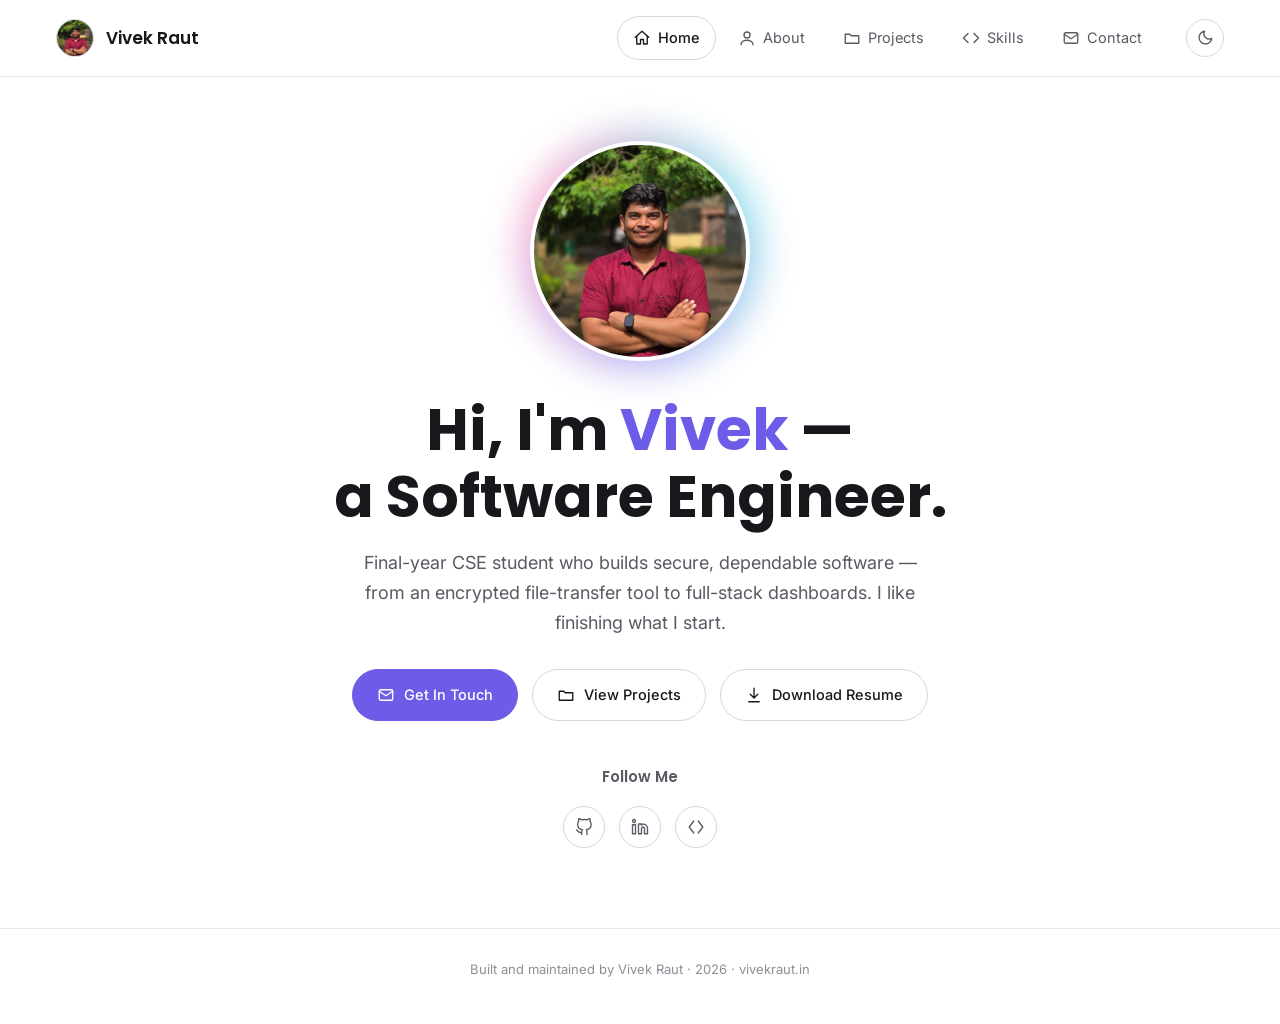
<file: index.html>
<!DOCTYPE html>
<html lang="en">
<head>
<meta charset="UTF-8">
<meta name="viewport" content="width=device-width, initial-scale=1.0">
<title>Vivek Raut | Portfolio</title>
<meta name="description" content="Vivek Raut — Computer Science Engineering student. Builder of secure systems, real-time recognition tools, and full-stack applications.">
<link rel="preconnect" href="https://fonts.googleapis.com">
<link rel="preconnect" href="https://fonts.gstatic.com" crossorigin>
<link href="https://fonts.googleapis.com/css2?family=Poppins:wght@500;600;700&family=Inter:wght@400;500;600&family=IBM+Plex+Mono:wght@400;500&display=swap" rel="stylesheet">
<link rel="stylesheet" href="css/style.css">
</head>
<body>

<nav class="nav">
  <a href="index.html" class="nav__brand">
    <img src="assets/vivek-circle.jpg" alt="">
    <span>Vivek Raut</span>
  </a>
  <ul class="nav__links" id="navLinks">
    <li><a href="index.html" class="is-active"><svg class="icon" viewBox="0 0 24 24"><path d="M3 11l9-8 9 8"/><path d="M5 10v10h5v-6h4v6h5V10"/></svg>Home</a></li>
    <li><a href="about.html"><svg class="icon" viewBox="0 0 24 24"><circle cx="12" cy="8" r="4"/><path d="M4 21c0-4 4-6 8-6s8 2 8 6"/></svg>About</a></li>
    <li><a href="projects.html"><svg class="icon" viewBox="0 0 24 24"><path d="M3 7h6l2 2h10v10H3z"/></svg>Projects</a></li>
    <li><a href="skills.html"><svg class="icon" viewBox="0 0 24 24"><path d="M8 6l-6 6 6 6"/><path d="M16 6l6 6-6 6"/></svg>Skills</a></li>
    <li><a href="contact.html"><svg class="icon" viewBox="0 0 24 24"><rect x="3" y="5" width="18" height="14" rx="2"/><path d="M3 7l9 6 9-6"/></svg>Contact</a></li>
  </ul>
  <div class="nav__actions">
    <button class="nav__theme" id="themeToggle" aria-label="Toggle theme">
      <svg class="icon icon-moon" viewBox="0 0 24 24"><path d="M21 12.5A8.5 8.5 0 1111.5 3 7 7 0 0021 12.5z"/></svg>
      <svg class="icon icon-sun" viewBox="0 0 24 24"><circle cx="12" cy="12" r="4"/><path d="M12 2v2M12 20v2M4.9 4.9l1.4 1.4M17.7 17.7l1.4 1.4M2 12h2M20 12h2M4.9 19.1l1.4-1.4M17.7 6.3l1.4-1.4"/></svg>
    </button>
    <button class="nav__toggle" id="navToggle" aria-label="Toggle menu" aria-expanded="false">
      <span></span><span></span><span></span>
    </button>
  </div>
</nav>

<main>
  <section class="hero reveal">
    <div class="hero__photo">
      <img src="assets/vivek-circle.jpg" alt="Vivek Raut">
    </div>
    <h1 class="hero__title">Hi, I'm <span>Vivek</span> —<br>a Software Engineer.</h1>
    <p class="hero__desc">
      Final-year CSE student who builds secure, dependable software — from an
      encrypted file-transfer tool to full-stack dashboards. I like finishing
      what I start.
    </p>
    <div class="hero__actions">
      <a href="contact.html" class="btn btn--solid">
        <svg class="icon" viewBox="0 0 24 24" stroke="currentColor"><rect x="3" y="5" width="18" height="14" rx="2"/><path d="M3 7l9 6 9-6"/></svg>
        Get In Touch
      </a>
      <a href="projects.html" class="btn">
        <svg class="icon" viewBox="0 0 24 24"><path d="M3 7h6l2 2h10v10H3z"/></svg>
        View Projects
      </a>
      <a href="assets/Vivek_Raut_Resume.pdf" class="btn" download>
        <svg class="icon" viewBox="0 0 24 24"><path d="M12 3v12M7 11l5 5 5-5"/><path d="M5 21h14"/></svg>
        Download Resume
      </a>
    </div>

    <div class="follow">
      <p class="follow__label">Follow Me</p>
      <div class="follow__links">
        <a href="https://github.com/vraut130512-maker" aria-label="GitHub">
          <svg class="icon" viewBox="0 0 24 24"><path d="M9 19c-5 1.5-5-2.5-7-3m14 6v-3.87a3.37 3.37 0 0 0-.94-2.61c3.14-.35 6.44-1.54 6.44-7A5.44 5.44 0 0 0 20 4.77 5.07 5.07 0 0 0 19.91 1S18.73.65 16 2.48a13.38 13.38 0 0 0-7 0C6.27.65 5.09 1 5.09 1A5.07 5.07 0 0 0 5 4.77a5.44 5.44 0 0 0-1.5 3.78c0 5.42 3.3 6.61 6.44 7A3.37 3.37 0 0 0 9 18.13V22"/></svg>
        </a>
        <a href="https://www.linkedin.com/in/vivek-raut-250181248" aria-label="LinkedIn">
          <svg class="icon" viewBox="0 0 24 24"><path d="M16 8a6 6 0 0 1 6 6v7h-4v-7a2 2 0 0 0-2-2 2 2 0 0 0-2 2v7h-4V8h4v1.5A5 5 0 0 1 16 8z"/><rect x="2" y="9" width="4" height="12"/><circle cx="4" cy="4" r="2"/></svg>
        </a>
        <a href="https://leetcode.com/u/vivek__raut/" aria-label="LeetCode">
          <svg class="icon" viewBox="0 0 24 24"><path d="M9 4l-6 8 6 8"/><path d="M15 4l6 8-6 8"/></svg>
        </a>
      </div>
    </div>
  </section>
</main>

<footer class="footer">
  <p>Built and maintained by Vivek Raut · <span id="year"></span> · vivekraut.in</p>
</footer>

<script src="js/script.js"></script>
</body>
</html>
</file>
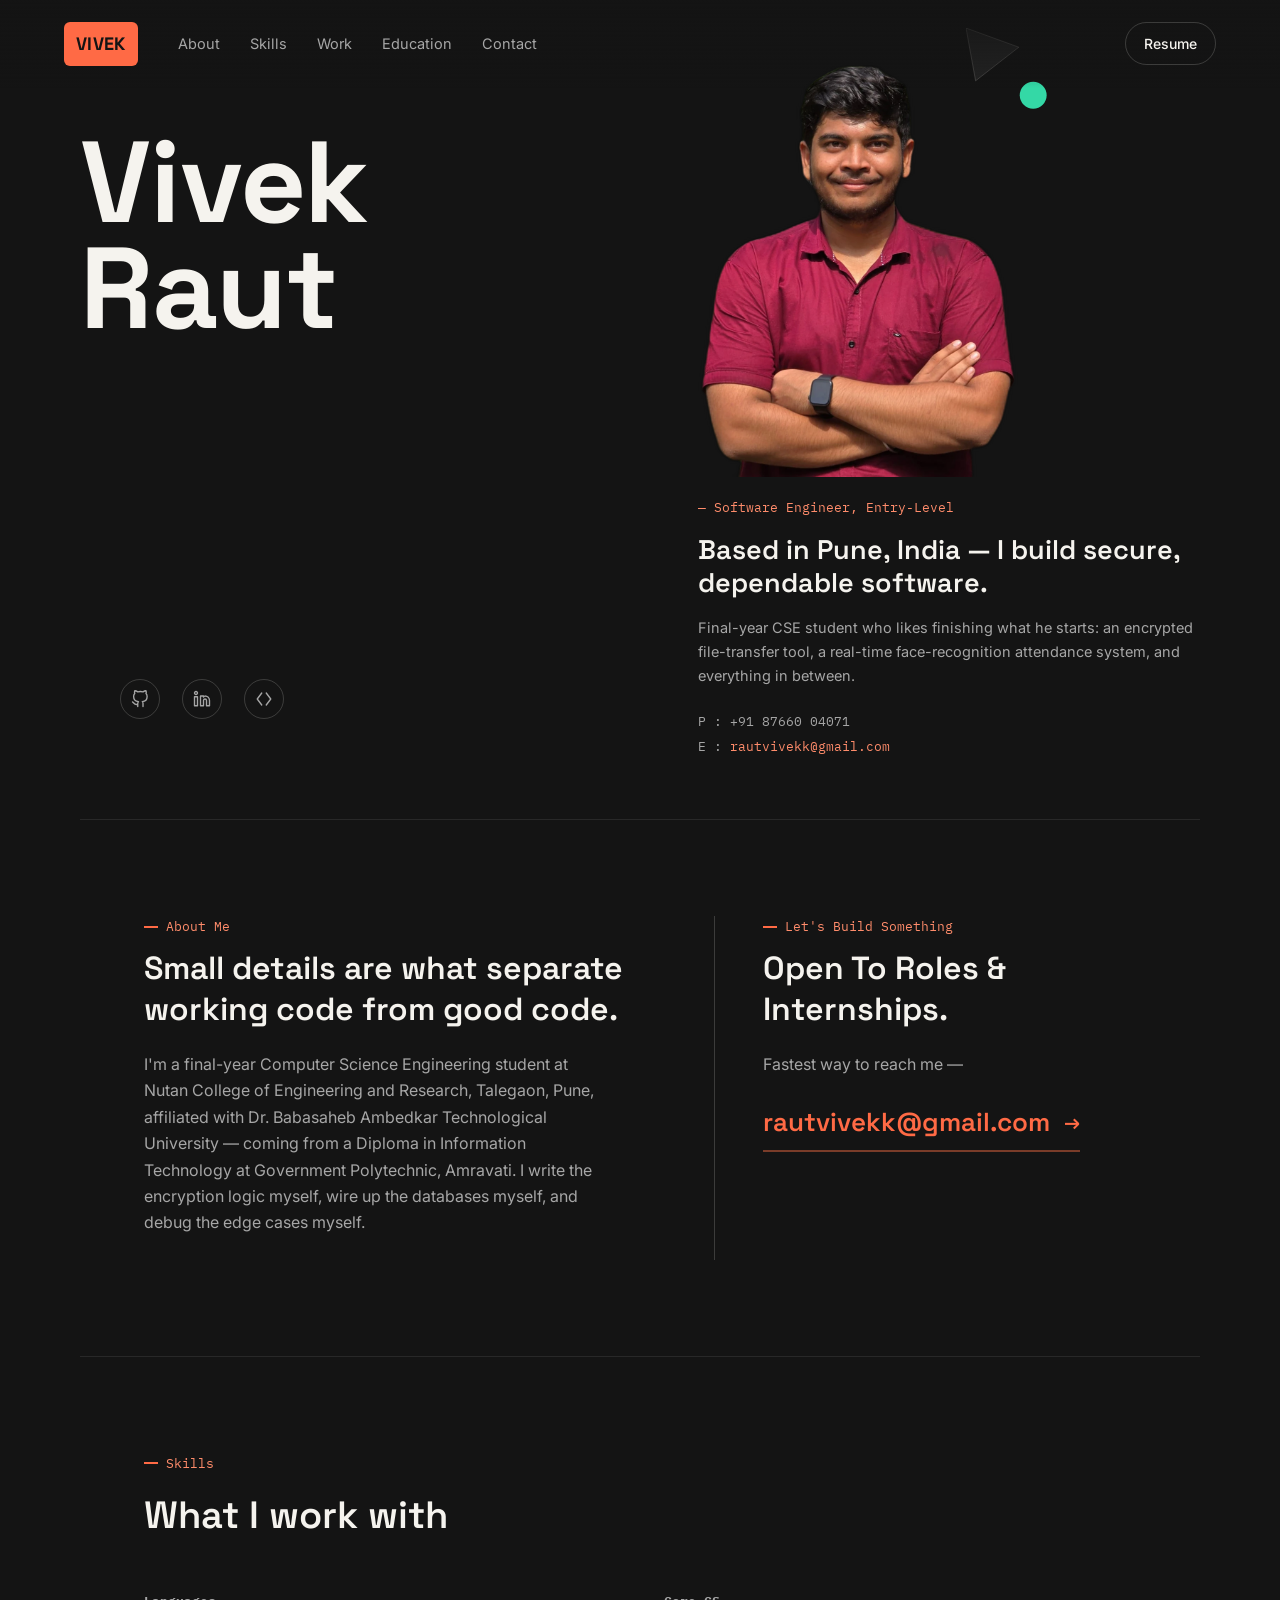
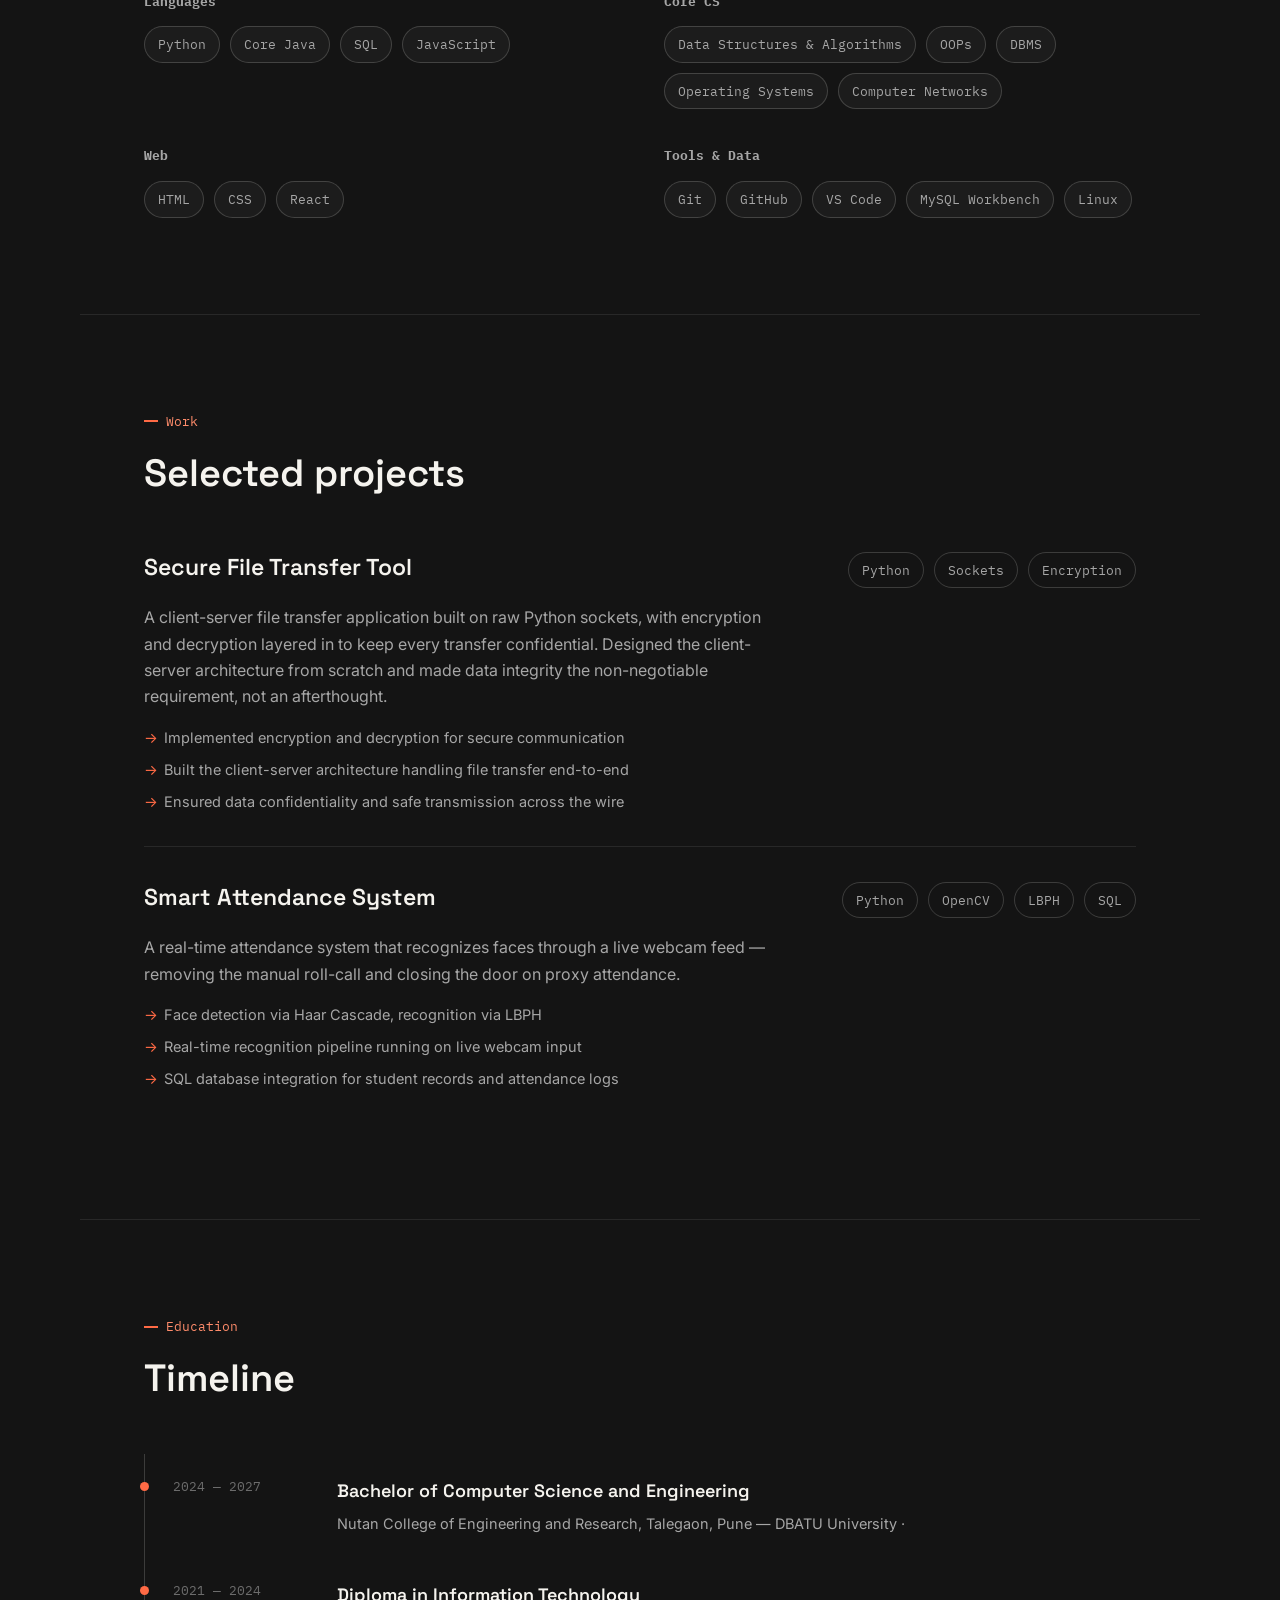
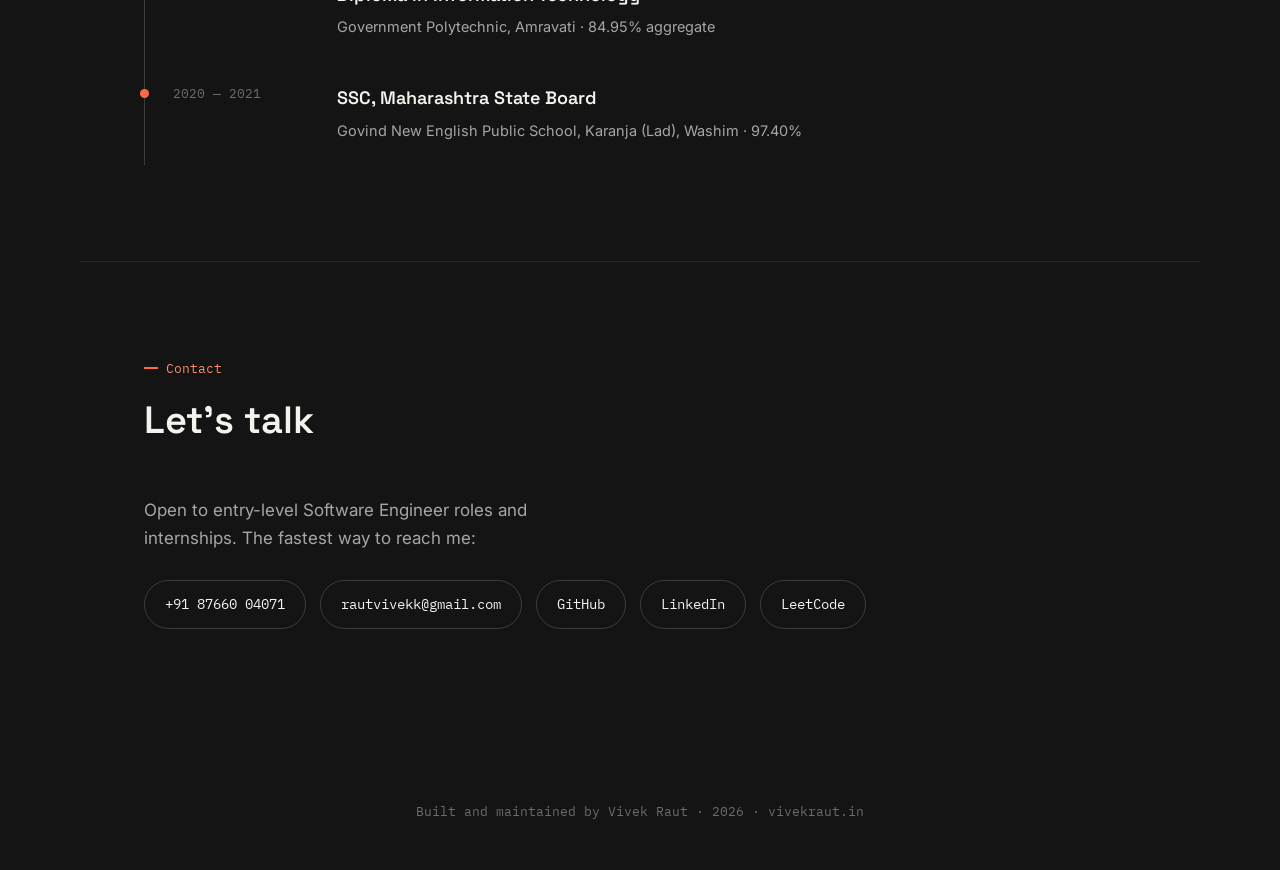
<file: Portfolio/index.html>
<!DOCTYPE html>
<html lang="en">
<head>
<meta charset="UTF-8">
<meta name="viewport" content="width=device-width, initial-scale=1.0">
<title>Vivek Raut — Software Engineer</title>
<meta name="description" content="Vivek Raut — Computer Science Engineering student. Builder of secure systems, real-time recognition tools, and full-stack applications.">

<link rel="preconnect" href="https://fonts.googleapis.com">
<link rel="preconnect" href="https://fonts.gstatic.com" crossorigin>
<link href="https://fonts.googleapis.com/css2?family=Space+Grotesk:wght@500;600;700&family=IBM+Plex+Mono:wght@400;500&family=Inter:wght@400;500;600&display=swap" rel="stylesheet">

<link rel="stylesheet" href="css/style.css">
</head>
<body>

<nav class="nav" id="nav">
  <a href="#top" class="nav__mark">VIVEK</a>
  <ul class="nav__links" id="navLinks">
    <li><a href="#about">About</a></li>
    <li><a href="#skills">Skills</a></li>
    <li><a href="#work">Work</a></li>
    <li><a href="#education">Education</a></li>
    <li><a href="#contact">Contact</a></li>
  </ul>
  <a href="assets/Vivek_Raut_Resume.pdf" class="nav__cta" download>Resume</a>
  <button class="nav__toggle" id="navToggle" aria-label="Toggle menu" aria-expanded="false">
    <span></span><span></span><span></span>
  </button>
</nav>

<main>

  <!-- HERO -->
  <section class="hero" id="top">
    <div class="hero__stage">
      <div class="hero__name" aria-hidden="true">
        <span class="hero__name-line" id="scrambleTarget" data-text="Vivek">Vivek</span>
        <span class="hero__name-line hero__name-line--muted">Raut</span>
      </div>

      <div class="hero__row">
        <ul class="hero__social" aria-label="Social links">
          <li>
            <a href="https://github.com/vraut130512-maker" aria-label="GitHub" title="GitHub">
              <svg viewBox="0 0 24 24" fill="none" stroke="currentColor" stroke-width="1.8" stroke-linecap="round" stroke-linejoin="round">
                <path d="M9 19c-5 1.5-5-2.5-7-3m14 6v-3.87a3.37 3.37 0 0 0-.94-2.61c3.14-.35 6.44-1.54 6.44-7A5.44 5.44 0 0 0 20 4.77 5.07 5.07 0 0 0 19.91 1S18.73.65 16 2.48a13.38 13.38 0 0 0-7 0C6.27.65 5.09 1 5.09 1A5.07 5.07 0 0 0 5 4.77a5.44 5.44 0 0 0-1.5 3.78c0 5.42 3.3 6.61 6.44 7A3.37 3.37 0 0 0 9 18.13V22"/>
              </svg>
            </a>
          </li>
          <li>
            <a href="https://www.linkedin.com/in/vivek-raut-250181248" aria-label="LinkedIn" title="LinkedIn">
              <svg viewBox="0 0 24 24" fill="none" stroke="currentColor" stroke-width="1.8" stroke-linecap="round" stroke-linejoin="round">
                <path d="M16 8a6 6 0 0 1 6 6v7h-4v-7a2 2 0 0 0-2-2 2 2 0 0 0-2 2v7h-4V8h4v1.5A5 5 0 0 1 16 8z"/>
                <rect x="2" y="9" width="4" height="12"/>
                <circle cx="4" cy="4" r="2"/>
              </svg>
            </a>
          </li>
          <li>
            <a href="https://leetcode.com/u/vivek__raut/" aria-label="LeetCode" title="LeetCode">
              <svg viewBox="0 0 24 24" fill="none" stroke="currentColor" stroke-width="1.8" stroke-linecap="round" stroke-linejoin="round">
                <path d="M9 4l-6 8 6 8"/>
                <path d="M15 4l6 8-6 8"/>
              </svg>
            </a>
          </li>
        </ul>

        <div class="hero__photo">
          <picture>
            <source srcset="assets/vivek.webp" type="image/webp">
            <img src="assets/vivek.png" alt="Vivek Raut" width="900" height="1171">
          </picture>
          <svg class="hero__decor" viewBox="0 0 100 100" aria-hidden="true">
            <polygon points="0,0 55,20 10,55" class="decor-tri"/>
            <circle cx="70" cy="70" r="14" class="decor-dot"/>
          </svg>
        </div>

        <div class="hero__info">
          <p class="hero__tag">— Software Engineer, Entry-Level</p>
          <h1 class="hero__headline">Based in Pune, India — I build secure,
            dependable software.</h1>
          <p class="hero__desc">
            Final-year CSE student who likes finishing what he starts: an
            encrypted file-transfer tool, a real-time face-recognition
            attendance system, and everything in between.
          </p>
          <p class="hero__contact-line">
            P&nbsp;: +91&nbsp;87660&nbsp;04071<br>
            E&nbsp;: <a href="mailto:rautvivekk@gmail.com">rautvivekk@gmail.com</a>
          </p>
        </div>
      </div>
    </div>
  </section>

  <!-- ABOUT + CTA -->
  <section class="section section--split" id="about">
    <div class="split__col">
      <p class="section__label">About Me</p>
      <h2 class="split__title">Small details are what
        separate working code from good code.</h2>
      <p class="split__text">
        I'm a final-year Computer Science Engineering student at Nutan
        College of Engineering and Research, Talegaon, Pune, affiliated
        with Dr. Babasaheb Ambedkar Technological University — coming from
        a Diploma in Information Technology at Government Polytechnic,
        Amravati. I write the encryption logic myself, wire up the
        databases myself, and debug the edge cases myself.
      </p>
    </div>
    <div class="split__col split__col--cta">
      <p class="section__label">Let's Build Something</p>
      <h2 class="split__title">Open To Roles &amp;<br>Internships.</h2>
      <p class="split__text">Fastest way to reach me —</p>
      <a href="mailto:rautvivekk@gmail.com" class="cta-link">
        rautvivekk@gmail.com
        <span class="cta-link__arrow">→</span>
      </a>
    </div>
  </section>

  <!-- SKILLS -->
  <section class="section" id="skills">
    <div class="section__head">
      <p class="section__label">Skills</p>
      <h2 class="section__title">What I work with</h2>
    </div>
    <div class="skills__grid">
      <div class="skill-block">
        <h3 class="skill-block__title">Languages</h3>
        <div class="chips">
          <span class="chip">Python</span>
          <span class="chip">Core Java</span>
          <span class="chip">SQL</span>
          <span class="chip">JavaScript</span>
        </div>
      </div>
      <div class="skill-block">
        <h3 class="skill-block__title">Core CS</h3>
        <div class="chips">
          <span class="chip">Data Structures &amp; Algorithms</span>
          <span class="chip">OOPs</span>
          <span class="chip">DBMS</span>
          <span class="chip">Operating Systems</span>
          <span class="chip">Computer Networks</span>
        </div>
      </div>
      <div class="skill-block">
        <h3 class="skill-block__title">Web</h3>
        <div class="chips">
          <span class="chip">HTML</span>
          <span class="chip">CSS</span>
          <span class="chip">React</span>
        </div>
      </div>
      <div class="skill-block">
        <h3 class="skill-block__title">Tools &amp; Data</h3>
        <div class="chips">
          <span class="chip">Git</span>
          <span class="chip">GitHub</span>
          <span class="chip">VS Code</span>
          <span class="chip">MySQL Workbench</span>
          <span class="chip">Linux</span>
        </div>
      </div>
    </div>
  </section>

  <!-- WORK -->
  <section class="section" id="work">
    <div class="section__head">
      <p class="section__label">Work</p>
      <h2 class="section__title">Selected projects</h2>
    </div>

    <article class="project">
      <div class="project__head">
        <h3 class="project__title">Secure File Transfer Tool</h3>
        <div class="chips chips--mono">
          <span class="chip">Python</span>
          <span class="chip">Sockets</span>
          <span class="chip">Encryption</span>
        </div>
      </div>
      <p class="project__desc">
        A client-server file transfer application built on raw Python sockets, with encryption
        and decryption layered in to keep every transfer confidential. Designed the
        client-server architecture from scratch and made data integrity the non-negotiable
        requirement, not an afterthought.
      </p>
      <ul class="project__points">
        <li>Implemented encryption and decryption for secure communication</li>
        <li>Built the client-server architecture handling file transfer end-to-end</li>
        <li>Ensured data confidentiality and safe transmission across the wire</li>
      </ul>
    </article>

    <article class="project">
      <div class="project__head">
        <h3 class="project__title">Smart Attendance System</h3>
        <div class="chips chips--mono">
          <span class="chip">Python</span>
          <span class="chip">OpenCV</span>
          <span class="chip">LBPH</span>
          <span class="chip">SQL</span>
        </div>
      </div>
      <p class="project__desc">
        A real-time attendance system that recognizes faces through a live webcam feed —
        removing the manual roll-call and closing the door on proxy attendance.
      </p>
      <ul class="project__points">
        <li>Face detection via Haar Cascade, recognition via LBPH</li>
        <li>Real-time recognition pipeline running on live webcam input</li>
        <li>SQL database integration for student records and attendance logs</li>
      </ul>
    </article>
  </section>

  <!-- EDUCATION -->
  <section class="section" id="education">
    <div class="section__head">
      <p class="section__label">Education</p>
      <h2 class="section__title">Timeline</h2>
    </div>
    <div class="timeline">
      <div class="timeline__item">
        <span class="timeline__year">2024 — 2027</span>
        <div class="timeline__body">
          <h3>Bachelor of Computer Science and Engineering</h3>
          <p>Nutan College of Engineering and Research, Talegaon, Pune — DBATU University ·</p>
        </div>
      </div>
      <div class="timeline__item">
        <span class="timeline__year">2021 — 2024</span>
        <div class="timeline__body">
          <h3>Diploma in Information Technology</h3>
          <p>Government Polytechnic, Amravati · 84.95% aggregate</p>
        </div>
      </div>
      <div class="timeline__item">
        <span class="timeline__year">2020 — 2021</span>
        <div class="timeline__body">
          <h3>SSC, Maharashtra State Board</h3>
          <p>Govind New English Public School, Karanja (Lad), Washim · 97.40%</p>
        </div>
      </div>
    </div>
  </section>

  <!-- CONTACT -->
  <section class="section section--contact" id="contact">
    <div class="section__head">
      <p class="section__label">Contact</p>
      <h2 class="section__title">Let's talk</h2>
    </div>
    <p class="contact__text">
      Open to entry-level Software Engineer roles and internships. The fastest way to reach me:
    </p>
    <div class="contact__links">
      <a href="tel:+918766004071" class="contact__link">+91&nbsp;87660&nbsp;04071</a>
      <a href="mailto:rautvivekk@gmail.com" class="contact__link">rautvivekk@gmail.com</a>
      <a href="https://github.com/vraut130512-maker" class="contact__link">GitHub</a>
      <a href="https://www.linkedin.com/in/vivek-raut-250181248" class="contact__link">LinkedIn</a>
      <a href="https://leetcode.com/u/vivek__raut/" class="contact__link">LeetCode</a>
    </div>
  </section>

</main>

<footer class="footer">
  <p>Built and maintained by Vivek Raut · <span id="year"></span> · vivekraut.in</p>
</footer>

<script src="js/script.js"></script>
</body>
</html>
</file>
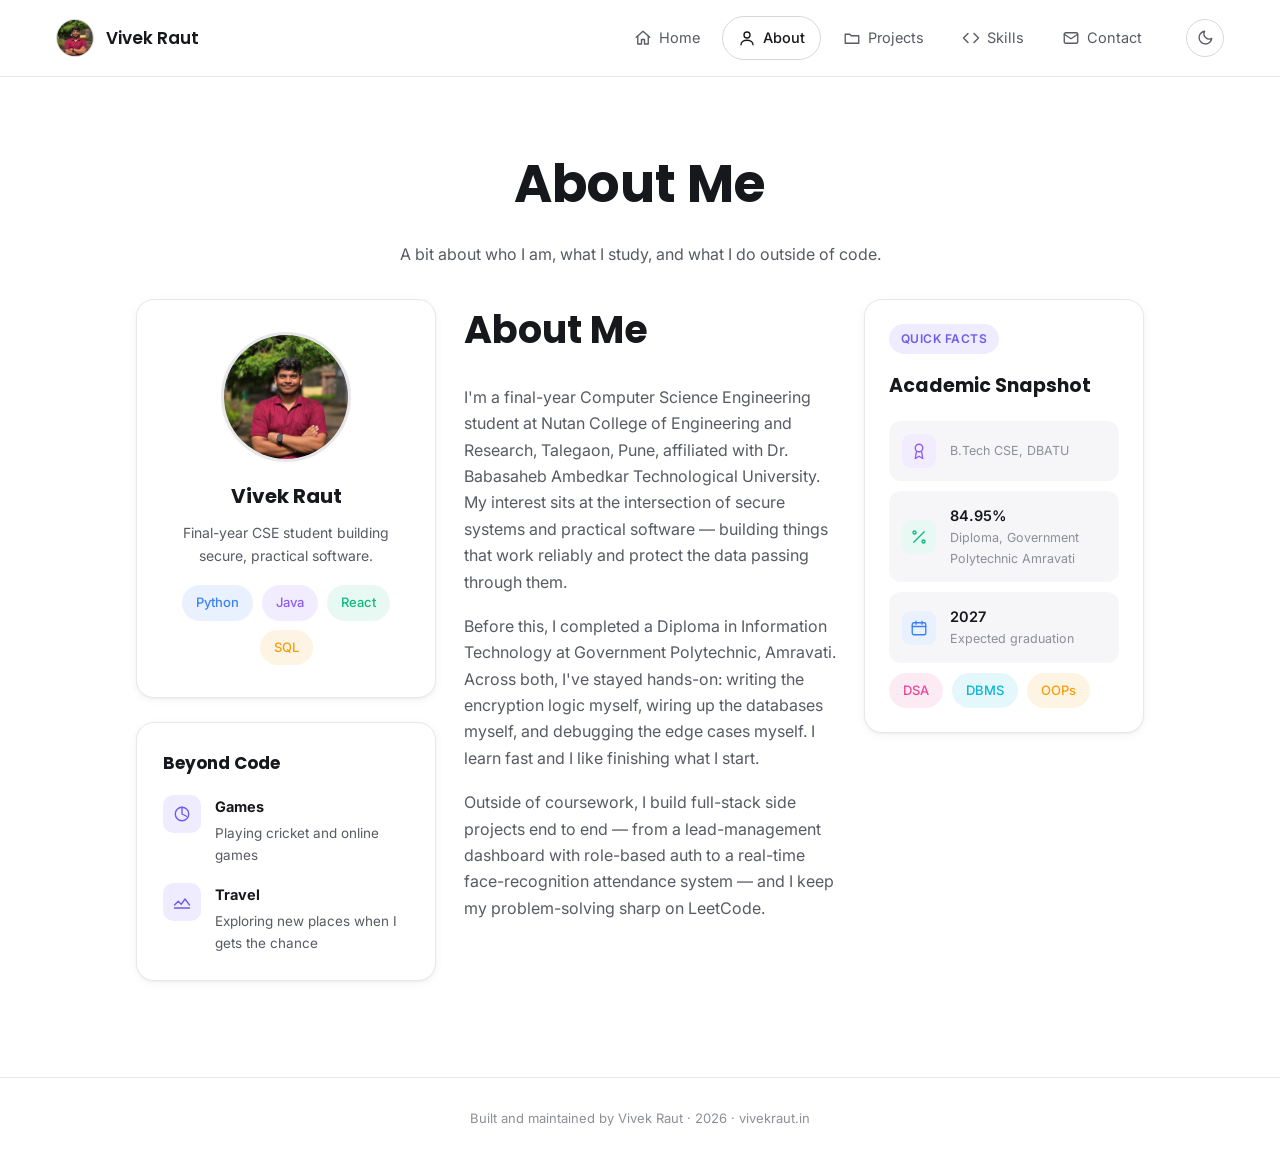
<file: about.html>
<!DOCTYPE html>
<html lang="en">
<head>
<meta charset="UTF-8">
<meta name="viewport" content="width=device-width, initial-scale=1.0">
<title>About — Vivek Raut</title>
<meta name="description" content="About Vivek Raut — Computer Science Engineering student at Nutan College of Engineering and Research, Talegaon, Pune.">
<link rel="preconnect" href="https://fonts.googleapis.com">
<link rel="preconnect" href="https://fonts.gstatic.com" crossorigin>
<link href="https://fonts.googleapis.com/css2?family=Poppins:wght@500;600;700&family=Inter:wght@400;500;600&family=IBM+Plex+Mono:wght@400;500&display=swap" rel="stylesheet">
<link rel="stylesheet" href="css/style.css">
</head>
<body>

<nav class="nav">
  <a href="index.html" class="nav__brand">
    <img src="assets/vivek-circle.jpg" alt="">
    <span>Vivek Raut</span>
  </a>
  <ul class="nav__links" id="navLinks">
    <li><a href="index.html"><svg class="icon" viewBox="0 0 24 24"><path d="M3 11l9-8 9 8"/><path d="M5 10v10h5v-6h4v6h5V10"/></svg>Home</a></li>
    <li><a href="about.html" class="is-active"><svg class="icon" viewBox="0 0 24 24"><circle cx="12" cy="8" r="4"/><path d="M4 21c0-4 4-6 8-6s8 2 8 6"/></svg>About</a></li>
    <li><a href="projects.html"><svg class="icon" viewBox="0 0 24 24"><path d="M3 7h6l2 2h10v10H3z"/></svg>Projects</a></li>
    <li><a href="skills.html"><svg class="icon" viewBox="0 0 24 24"><path d="M8 6l-6 6 6 6"/><path d="M16 6l6 6-6 6"/></svg>Skills</a></li>
    <li><a href="contact.html"><svg class="icon" viewBox="0 0 24 24"><rect x="3" y="5" width="18" height="14" rx="2"/><path d="M3 7l9 6 9-6"/></svg>Contact</a></li>
  </ul>
  <div class="nav__actions">
    <button class="nav__theme" id="themeToggle" aria-label="Toggle theme">
      <svg class="icon icon-moon" viewBox="0 0 24 24"><path d="M21 12.5A8.5 8.5 0 1111.5 3 7 7 0 0021 12.5z"/></svg>
      <svg class="icon icon-sun" viewBox="0 0 24 24"><circle cx="12" cy="12" r="4"/><path d="M12 2v2M12 20v2M4.9 4.9l1.4 1.4M17.7 17.7l1.4 1.4M2 12h2M20 12h2M4.9 19.1l1.4-1.4M17.7 6.3l1.4-1.4"/></svg>
    </button>
    <button class="nav__toggle" id="navToggle" aria-label="Toggle menu" aria-expanded="false">
      <span></span><span></span><span></span>
    </button>
  </div>
</nav>

<div class="page-head reveal">
  <h1 class="page-head__title">About Me</h1>
  <p class="page-head__desc">A bit about who I am, what I study, and what I do outside of code.</p>
</div>

<section class="section">
  <div class="about__layout">

    <aside>
      <div class="card profile-card reveal">
        <img src="assets/vivek-circle.jpg" alt="Vivek Raut">
        <h2>Vivek Raut</h2>
        <p>Final-year CSE student building secure, practical software.</p>
        <div class="chips">
          <span class="chip chip--blue">Python</span>
          <span class="chip chip--purple">Java</span>
          <span class="chip chip--green">React</span>
          <span class="chip chip--amber">SQL</span>
        </div>
      </div>

      <div class="card hobbies-card reveal">
        <h3>Beyond Code</h3>
        <div class="hobby">
          <span class="hobby__icon">
            <svg class="icon" viewBox="0 0 24 24" width="18" height="18"><circle cx="12" cy="12" r="9"/><path d="M12 3v9l6 3"/></svg>
          </span>
          <div>
            <h4>Games</h4>
            <p>Playing cricket and online games</p>
          </div>
        </div>
        <div class="hobby">
          <span class="hobby__icon">
            <svg class="icon" viewBox="0 0 24 24" width="18" height="18"><path d="M2 16l5-5 4 4 5-7 6 8"/><path d="M2 20h20"/></svg>
          </span>
          <div>
            <h4>Travel</h4>
            <p>Exploring new places when I gets the chance</p>
          </div>
        </div>
      </div>
    </aside>

    <div class="about-main reveal">
      <h1>About Me</h1>
      <p>
        I'm a final-year Computer Science Engineering student at Nutan
        College of Engineering and Research, Talegaon, Pune, affiliated
        with Dr. Babasaheb Ambedkar Technological University. My interest
        sits at the intersection of secure systems and practical software —
        building things that work reliably and protect the data passing
        through them.
      </p>
      <p>
        Before this, I completed a Diploma in Information Technology at
        Government Polytechnic, Amravati. Across both, I've stayed
        hands-on: writing the encryption logic myself, wiring up the
        databases myself, and debugging the edge cases myself. I learn
        fast and I like finishing what I start.
      </p>
      <p>
        Outside of coursework, I build full-stack side projects end to
        end — from a lead-management dashboard with role-based auth to a
        real-time face-recognition attendance system — and I keep my
        problem-solving sharp on LeetCode.
      </p>
    </div>

    <aside>
      <div class="card facts-card reveal">
        <span class="facts-card__eyebrow">QUICK FACTS</span>
        <h3>Academic Snapshot</h3>

        <div class="fact-row">
          <span class="fact-row__icon" style="background:var(--purple-soft); color:var(--purple);">
            <svg class="icon" viewBox="0 0 24 24" width="17" height="17"><circle cx="12" cy="8" r="5"/><path d="M8.5 13L7 22l5-3 5 3-1.5-9"/></svg>
          </span>
          <div>
            <div class="fact-row__label">B.Tech CSE, DBATU</div>
          </div>
        </div>
        <div class="fact-row">
          <span class="fact-row__icon" style="background:var(--green-soft); color:var(--green);">
            <svg class="icon" viewBox="0 0 24 24" width="17" height="17"><circle cx="6" cy="6" r="2"/><circle cx="18" cy="18" r="2"/><path d="M19 5L5 19"/></svg>
          </span>
          <div>
            <div class="fact-row__value">84.95%</div>
            <div class="fact-row__label">Diploma, Government Polytechnic Amravati</div>
          </div>
        </div>

        <div class="fact-row">
          <span class="fact-row__icon" style="background:var(--blue-soft); color:var(--blue);">
            <svg class="icon" viewBox="0 0 24 24" width="17" height="17"><rect x="3" y="5" width="18" height="16" rx="2"/><path d="M8 3v4M16 3v4M3 10h18"/></svg>
          </span>
          <div>
            <div class="fact-row__value">2027</div>
            <div class="fact-row__label">Expected graduation</div>
          </div>
        </div>

        <div class="chips">
          <span class="chip chip--pink">DSA</span>
          <span class="chip chip--cyan">DBMS</span>
          <span class="chip chip--amber">OOPs</span>
        </div>
      </div>
    </aside>

  </div>
</section>

<footer class="footer">
  <p>Built and maintained by Vivek Raut · <span id="year"></span> · vivekraut.in</p>
</footer>

<script src="js/script.js"></script>
</body>
</html>
</file>
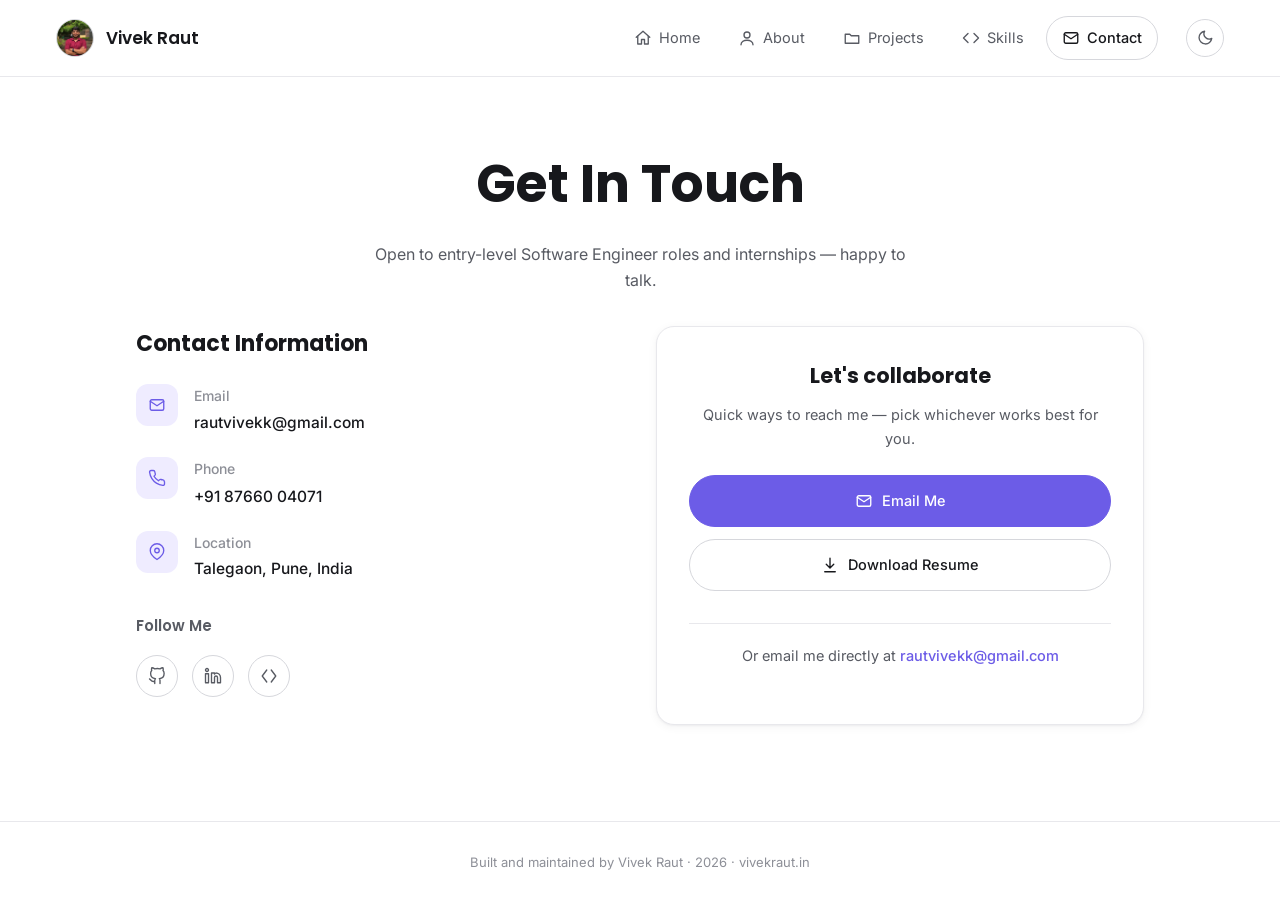
<file: contact.html>
<!DOCTYPE html>
<html lang="en">
<head>
<meta charset="UTF-8">
<meta name="viewport" content="width=device-width, initial-scale=1.0">
<title>Contact — Vivek Raut</title>
<meta name="description" content="Get in touch with Vivek Raut for entry-level Software Engineer roles and internships.">
<link rel="preconnect" href="https://fonts.googleapis.com">
<link rel="preconnect" href="https://fonts.gstatic.com" crossorigin>
<link href="https://fonts.googleapis.com/css2?family=Poppins:wght@500;600;700&family=Inter:wght@400;500;600&family=IBM+Plex+Mono:wght@400;500&display=swap" rel="stylesheet">
<link rel="stylesheet" href="css/style.css">
</head>
<body>

<nav class="nav">
  <a href="index.html" class="nav__brand">
    <img src="assets/vivek-circle.jpg" alt="">
    <span>Vivek Raut</span>
  </a>
  <ul class="nav__links" id="navLinks">
    <li><a href="index.html"><svg class="icon" viewBox="0 0 24 24"><path d="M3 11l9-8 9 8"/><path d="M5 10v10h5v-6h4v6h5V10"/></svg>Home</a></li>
    <li><a href="about.html"><svg class="icon" viewBox="0 0 24 24"><circle cx="12" cy="8" r="4"/><path d="M4 21c0-4 4-6 8-6s8 2 8 6"/></svg>About</a></li>
    <li><a href="projects.html"><svg class="icon" viewBox="0 0 24 24"><path d="M3 7h6l2 2h10v10H3z"/></svg>Projects</a></li>
    <li><a href="skills.html"><svg class="icon" viewBox="0 0 24 24"><path d="M8 6l-6 6 6 6"/><path d="M16 6l6 6-6 6"/></svg>Skills</a></li>
    <li><a href="contact.html" class="is-active"><svg class="icon" viewBox="0 0 24 24"><rect x="3" y="5" width="18" height="14" rx="2"/><path d="M3 7l9 6 9-6"/></svg>Contact</a></li>
  </ul>
  <div class="nav__actions">
    <button class="nav__theme" id="themeToggle" aria-label="Toggle theme">
      <svg class="icon icon-moon" viewBox="0 0 24 24"><path d="M21 12.5A8.5 8.5 0 1111.5 3 7 7 0 0021 12.5z"/></svg>
      <svg class="icon icon-sun" viewBox="0 0 24 24"><circle cx="12" cy="12" r="4"/><path d="M12 2v2M12 20v2M4.9 4.9l1.4 1.4M17.7 17.7l1.4 1.4M2 12h2M20 12h2M4.9 19.1l1.4-1.4M17.7 6.3l1.4-1.4"/></svg>
    </button>
    <button class="nav__toggle" id="navToggle" aria-label="Toggle menu" aria-expanded="false">
      <span></span><span></span><span></span>
    </button>
  </div>
</nav>

<div class="page-head reveal">
  <h1 class="page-head__title">Get In Touch</h1>
  <p class="page-head__desc">Open to entry-level Software Engineer roles and internships — happy to talk.</p>
</div>

<section class="section">
  <div class="contact__layout">

    <div class="contact-info reveal">
      <h2>Contact Information</h2>

      <div class="contact-row">
        <span class="contact-row__icon">
          <svg class="icon" viewBox="0 0 24 24" width="18" height="18"><rect x="3" y="5" width="18" height="14" rx="2"/><path d="M3 7l9 6 9-6"/></svg>
        </span>
        <div>
          <h4>Email</h4>
          <a href="mailto:rautvivekk@gmail.com">rautvivekk@gmail.com</a>
        </div>
      </div>

      <div class="contact-row">
        <span class="contact-row__icon">
          <svg class="icon" viewBox="0 0 24 24" width="18" height="18"><path d="M22 16.9v3a2 2 0 01-2.2 2 19.8 19.8 0 01-8.6-3.1 19.5 19.5 0 01-6-6 19.8 19.8 0 01-3.1-8.6A2 2 0 014.1 2h3a2 2 0 012 1.7c.1.9.3 1.8.6 2.7a2 2 0 01-.5 2.1L8 9.7a16 16 0 006 6l1.2-1.2a2 2 0 012.1-.5c.9.3 1.8.5 2.7.6a2 2 0 011.7 2z"/></svg>
        </span>
        <div>
          <h4>Phone</h4>
          <a href="tel:+918766004071">+91 87660 04071</a>
        </div>
      </div>

      <div class="contact-row">
        <span class="contact-row__icon">
          <svg class="icon" viewBox="0 0 24 24" width="18" height="18"><path d="M21 10c0 6-9 12-9 12s-9-6-9-12a9 9 0 0118 0z"/><circle cx="12" cy="10" r="3"/></svg>
        </span>
        <div>
          <h4>Location</h4>
          <p>Talegaon, Pune, India</p>
        </div>
      </div>

      <div class="follow">
        <p class="follow__label">Follow Me</p>
        <div class="follow__links">
          <a href="https://github.com/vraut130512-maker" aria-label="GitHub">
            <svg class="icon" viewBox="0 0 24 24"><path d="M9 19c-5 1.5-5-2.5-7-3m14 6v-3.87a3.37 3.37 0 0 0-.94-2.61c3.14-.35 6.44-1.54 6.44-7A5.44 5.44 0 0 0 20 4.77 5.07 5.07 0 0 0 19.91 1S18.73.65 16 2.48a13.38 13.38 0 0 0-7 0C6.27.65 5.09 1 5.09 1A5.07 5.07 0 0 0 5 4.77a5.44 5.44 0 0 0-1.5 3.78c0 5.42 3.3 6.61 6.44 7A3.37 3.37 0 0 0 9 18.13V22"/></svg>
          </a>
          <a href="https://www.linkedin.com/in/vivek-raut-250181248" aria-label="LinkedIn">
            <svg class="icon" viewBox="0 0 24 24"><path d="M16 8a6 6 0 0 1 6 6v7h-4v-7a2 2 0 0 0-2-2 2 2 0 0 0-2 2v7h-4V8h4v1.5A5 5 0 0 1 16 8z"/><rect x="2" y="9" width="4" height="12"/><circle cx="4" cy="4" r="2"/></svg>
          </a>
          <a href="https://leetcode.com/u/vivek__raut/" aria-label="LeetCode">
            <svg class="icon" viewBox="0 0 24 24"><path d="M9 4l-6 8 6 8"/><path d="M15 4l6 8-6 8"/></svg>
          </a>
        </div>
      </div>
    </div>

    <div class="card collab-card reveal">
      <h3>Let's collaborate</h3>
      <p>Quick ways to reach me — pick whichever works best for you.</p>
      <a href="mailto:rautvivekk@gmail.com" class="btn btn--solid btn--block">
        <svg class="icon" viewBox="0 0 24 24" stroke="currentColor"><rect x="3" y="5" width="18" height="14" rx="2"/><path d="M3 7l9 6 9-6"/></svg>
        Email Me
      </a>
      <a href="assets/Vivek_Raut_Resume.pdf" class="btn btn--block" download>
        <svg class="icon" viewBox="0 0 24 24"><path d="M12 3v12M7 11l5 5 5-5"/><path d="M5 21h14"/></svg>
        Download Resume
      </a>
      <div class="collab-card__divider"></div>
      <p class="collab-card__note">Or email me directly at <a href="mailto:rautvivekk@gmail.com">rautvivekk@gmail.com</a></p>
    </div>

  </div>
</section>

<footer class="footer">
  <p>Built and maintained by Vivek Raut · <span id="year"></span> · vivekraut.in</p>
</footer>

<script src="js/script.js"></script>
</body>
</html>
</file>
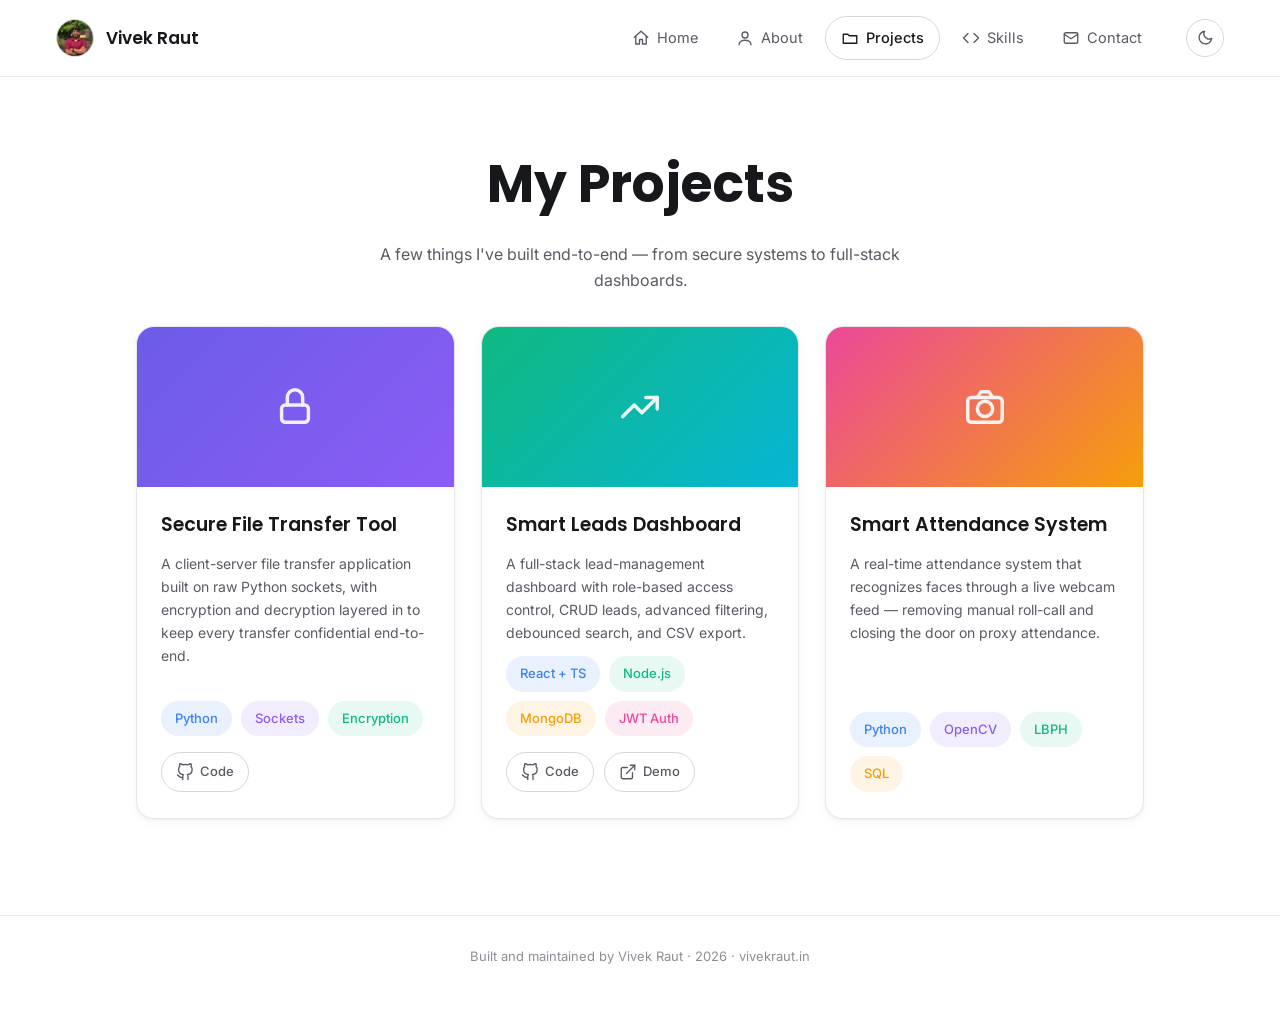
<file: projects.html>
<!DOCTYPE html>
<html lang="en">
<head>
<meta charset="UTF-8">
<meta name="viewport" content="width=device-width, initial-scale=1.0">
<title>Projects — Vivek Raut</title>
<meta name="description" content="Selected projects by Vivek Raut — Secure File Transfer Tool, Smart Leads Dashboard, and Smart Attendance System.">
<link rel="preconnect" href="https://fonts.googleapis.com">
<link rel="preconnect" href="https://fonts.gstatic.com" crossorigin>
<link href="https://fonts.googleapis.com/css2?family=Poppins:wght@500;600;700&family=Inter:wght@400;500;600&family=IBM+Plex+Mono:wght@400;500&display=swap" rel="stylesheet">
<link rel="stylesheet" href="css/style.css">
</head>
<body>

<nav class="nav">
  <a href="index.html" class="nav__brand">
    <img src="assets/vivek-circle.jpg" alt="">
    <span>Vivek Raut</span>
  </a>
  <ul class="nav__links" id="navLinks">
    <li><a href="index.html"><svg class="icon" viewBox="0 0 24 24"><path d="M3 11l9-8 9 8"/><path d="M5 10v10h5v-6h4v6h5V10"/></svg>Home</a></li>
    <li><a href="about.html"><svg class="icon" viewBox="0 0 24 24"><circle cx="12" cy="8" r="4"/><path d="M4 21c0-4 4-6 8-6s8 2 8 6"/></svg>About</a></li>
    <li><a href="projects.html" class="is-active"><svg class="icon" viewBox="0 0 24 24"><path d="M3 7h6l2 2h10v10H3z"/></svg>Projects</a></li>
    <li><a href="skills.html"><svg class="icon" viewBox="0 0 24 24"><path d="M8 6l-6 6 6 6"/><path d="M16 6l6 6-6 6"/></svg>Skills</a></li>
    <li><a href="contact.html"><svg class="icon" viewBox="0 0 24 24"><rect x="3" y="5" width="18" height="14" rx="2"/><path d="M3 7l9 6 9-6"/></svg>Contact</a></li>
  </ul>
  <div class="nav__actions">
    <button class="nav__theme" id="themeToggle" aria-label="Toggle theme">
      <svg class="icon icon-moon" viewBox="0 0 24 24"><path d="M21 12.5A8.5 8.5 0 1111.5 3 7 7 0 0021 12.5z"/></svg>
      <svg class="icon icon-sun" viewBox="0 0 24 24"><circle cx="12" cy="12" r="4"/><path d="M12 2v2M12 20v2M4.9 4.9l1.4 1.4M17.7 17.7l1.4 1.4M2 12h2M20 12h2M4.9 19.1l1.4-1.4M17.7 6.3l1.4-1.4"/></svg>
    </button>
    <button class="nav__toggle" id="navToggle" aria-label="Toggle menu" aria-expanded="false">
      <span></span><span></span><span></span>
    </button>
  </div>
</nav>

<div class="page-head reveal">
  <h1 class="page-head__title">My Projects</h1>
  <p class="page-head__desc">A few things I've built end-to-end — from secure systems to full-stack dashboards.</p>
</div>

<section class="section">
  <div class="projects__grid">

    <article class="card project-card reveal">
      <div class="project-card__cover cover--indigo">
        <svg class="icon" viewBox="0 0 24 24" stroke="white" width="46" height="46"><rect x="5" y="11" width="14" height="9" rx="2"/><path d="M8 11V7a4 4 0 018 0v4"/></svg>
      </div>
      <div class="project-card__body">
        <h3 class="project-card__title">Secure File Transfer Tool</h3>
        <p class="project-card__desc">
          A client-server file transfer application built on raw Python
          sockets, with encryption and decryption layered in to keep every
          transfer confidential end-to-end.
        </p>
        <div class="chips">
          <span class="chip chip--blue">Python</span>
          <span class="chip chip--purple">Sockets</span>
          <span class="chip chip--green">Encryption</span>
        </div>
        <div class="project-card__links">
          <a href="https://github.com/vraut130512-maker/secure-transfer">
            <svg class="icon" viewBox="0 0 24 24" width="15" height="15"><path d="M9 19c-5 1.5-5-2.5-7-3m14 6v-3.87a3.37 3.37 0 0 0-.94-2.61c3.14-.35 6.44-1.54 6.44-7A5.44 5.44 0 0 0 20 4.77 5.07 5.07 0 0 0 19.91 1S18.73.65 16 2.48a13.38 13.38 0 0 0-7 0C6.27.65 5.09 1 5.09 1A5.07 5.07 0 0 0 5 4.77a5.44 5.44 0 0 0-1.5 3.78c0 5.42 3.3 6.61 6.44 7A3.37 3.37 0 0 0 9 18.13V22"/></svg>
            Code
          </a>
        </div>
      </div>
    </article>

    <article class="card project-card reveal">
      <div class="project-card__cover cover--teal">
        <svg class="icon" viewBox="0 0 24 24" stroke="white" width="46" height="46"><path d="M3 17l6-6 4 4 8-8"/><path d="M15 7h6v6"/></svg>
      </div>
      <div class="project-card__body">
        <h3 class="project-card__title">Smart Leads Dashboard</h3>
        <p class="project-card__desc">
          A full-stack lead-management dashboard with role-based access
          control, CRUD leads, advanced filtering, debounced search, and
          CSV export.
        </p>
        <div class="chips">
          <span class="chip chip--blue">React + TS</span>
          <span class="chip chip--green">Node.js</span>
          <span class="chip chip--amber">MongoDB</span>
          <span class="chip chip--pink">JWT Auth</span>
        </div>
        <div class="project-card__links">
          <a href="https://github.com/vraut130512-maker/smart-leads-dashboard">
            <svg class="icon" viewBox="0 0 24 24" width="15" height="15"><path d="M9 19c-5 1.5-5-2.5-7-3m14 6v-3.87a3.37 3.37 0 0 0-.94-2.61c3.14-.35 6.44-1.54 6.44-7A5.44 5.44 0 0 0 20 4.77 5.07 5.07 0 0 0 19.91 1S18.73.65 16 2.48a13.38 13.38 0 0 0-7 0C6.27.65 5.09 1 5.09 1A5.07 5.07 0 0 0 5 4.77a5.44 5.44 0 0 0-1.5 3.78c0 5.42 3.3 6.61 6.44 7A3.37 3.37 0 0 0 9 18.13V22"/></svg>
            Code
          </a>
          <a href="https://smart-leads-dashboard-one.vercel.app">
            <svg class="icon" viewBox="0 0 24 24" width="15" height="15"><path d="M18 13v6a2 2 0 01-2 2H5a2 2 0 01-2-2V8a2 2 0 012-2h6"/><path d="M15 3h6v6"/><path d="M10 14L21 3"/></svg>
            Demo
          </a>
        </div>
      </div>
    </article>

    <article class="card project-card reveal">
      <div class="project-card__cover cover--rose">
        <svg class="icon" viewBox="0 0 24 24" stroke="white" width="46" height="46"><rect x="3" y="7" width="18" height="13" rx="2"/><path d="M8 7l2-3h4l2 3"/><circle cx="12" cy="13" r="4"/></svg>
      </div>
      <div class="project-card__body">
        <h3 class="project-card__title">Smart Attendance System</h3>
        <p class="project-card__desc">
          A real-time attendance system that recognizes faces through a
          live webcam feed — removing manual roll-call and closing the
          door on proxy attendance.
        </p>
        <div class="chips">
          <span class="chip chip--blue">Python</span>
          <span class="chip chip--purple">OpenCV</span>
          <span class="chip chip--green">LBPH</span>
          <span class="chip chip--amber">SQL</span>
        </div>
      </div>
    </article>

  </div>
</section>

<footer class="footer">
  <p>Built and maintained by Vivek Raut · <span id="year"></span> · vivekraut.in</p>
</footer>

<script src="js/script.js"></script>
</body>
</html>
</file>
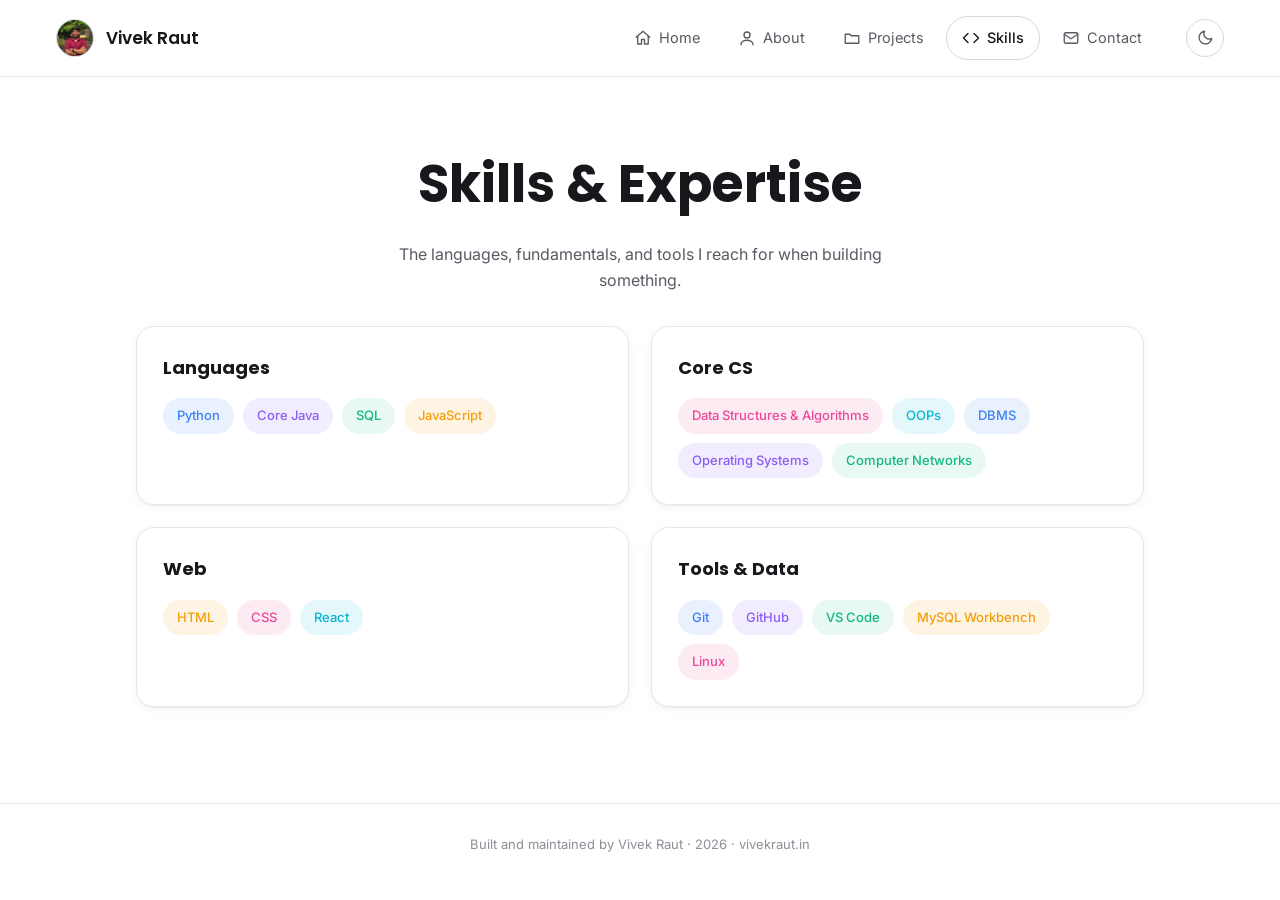
<file: skills.html>
<!DOCTYPE html>
<html lang="en">
<head>
<meta charset="UTF-8">
<meta name="viewport" content="width=device-width, initial-scale=1.0">
<title>Skills — Vivek Raut</title>
<meta name="description" content="Technical skills of Vivek Raut — languages, core CS fundamentals, web development, and tools.">
<link rel="preconnect" href="https://fonts.googleapis.com">
<link rel="preconnect" href="https://fonts.gstatic.com" crossorigin>
<link href="https://fonts.googleapis.com/css2?family=Poppins:wght@500;600;700&family=Inter:wght@400;500;600&family=IBM+Plex+Mono:wght@400;500&display=swap" rel="stylesheet">
<link rel="stylesheet" href="css/style.css">
</head>
<body>

<nav class="nav">
  <a href="index.html" class="nav__brand">
    <img src="assets/vivek-circle.jpg" alt="">
    <span>Vivek Raut</span>
  </a>
  <ul class="nav__links" id="navLinks">
    <li><a href="index.html"><svg class="icon" viewBox="0 0 24 24"><path d="M3 11l9-8 9 8"/><path d="M5 10v10h5v-6h4v6h5V10"/></svg>Home</a></li>
    <li><a href="about.html"><svg class="icon" viewBox="0 0 24 24"><circle cx="12" cy="8" r="4"/><path d="M4 21c0-4 4-6 8-6s8 2 8 6"/></svg>About</a></li>
    <li><a href="projects.html"><svg class="icon" viewBox="0 0 24 24"><path d="M3 7h6l2 2h10v10H3z"/></svg>Projects</a></li>
    <li><a href="skills.html" class="is-active"><svg class="icon" viewBox="0 0 24 24"><path d="M8 6l-6 6 6 6"/><path d="M16 6l6 6-6 6"/></svg>Skills</a></li>
    <li><a href="contact.html"><svg class="icon" viewBox="0 0 24 24"><rect x="3" y="5" width="18" height="14" rx="2"/><path d="M3 7l9 6 9-6"/></svg>Contact</a></li>
  </ul>
  <div class="nav__actions">
    <button class="nav__theme" id="themeToggle" aria-label="Toggle theme">
      <svg class="icon icon-moon" viewBox="0 0 24 24"><path d="M21 12.5A8.5 8.5 0 1111.5 3 7 7 0 0021 12.5z"/></svg>
      <svg class="icon icon-sun" viewBox="0 0 24 24"><circle cx="12" cy="12" r="4"/><path d="M12 2v2M12 20v2M4.9 4.9l1.4 1.4M17.7 17.7l1.4 1.4M2 12h2M20 12h2M4.9 19.1l1.4-1.4M17.7 6.3l1.4-1.4"/></svg>
    </button>
    <button class="nav__toggle" id="navToggle" aria-label="Toggle menu" aria-expanded="false">
      <span></span><span></span><span></span>
    </button>
  </div>
</nav>

<div class="page-head reveal">
  <h1 class="page-head__title">Skills &amp; Expertise</h1>
  <p class="page-head__desc">The languages, fundamentals, and tools I reach for when building something.</p>
</div>

<section class="section">
  <div class="skills__grid">

    <div class="card skill-card reveal">
      <h3>Languages</h3>
      <div class="chips">
        <span class="chip chip--blue">Python</span>
        <span class="chip chip--purple">Core Java</span>
        <span class="chip chip--green">SQL</span>
        <span class="chip chip--amber">JavaScript</span>
      </div>
    </div>

    <div class="card skill-card reveal">
      <h3>Core CS</h3>
      <div class="chips">
        <span class="chip chip--pink">Data Structures &amp; Algorithms</span>
        <span class="chip chip--cyan">OOPs</span>
        <span class="chip chip--blue">DBMS</span>
        <span class="chip chip--purple">Operating Systems</span>
        <span class="chip chip--green">Computer Networks</span>
      </div>
    </div>

    <div class="card skill-card reveal">
      <h3>Web</h3>
      <div class="chips">
        <span class="chip chip--amber">HTML</span>
        <span class="chip chip--pink">CSS</span>
        <span class="chip chip--cyan">React</span>
      </div>
    </div>

    <div class="card skill-card reveal">
      <h3>Tools &amp; Data</h3>
      <div class="chips">
        <span class="chip chip--blue">Git</span>
        <span class="chip chip--purple">GitHub</span>
        <span class="chip chip--green">VS Code</span>
        <span class="chip chip--amber">MySQL Workbench</span>
        <span class="chip chip--pink">Linux</span>
      </div>
    </div>

  </div>
</section>

<footer class="footer">
  <p>Built and maintained by Vivek Raut · <span id="year"></span> · vivekraut.in</p>
</footer>

<script src="js/script.js"></script>
</body>
</html>
</file>
<file: css/style.css>
/* ============================================================
   TOKENS
   ============================================================ */
:root{
  --bg: #FFFFFF;
  --bg-soft: #F6F6F9;
  --bg-card: #FFFFFF;
  --ink: #17181C;
  --ink-dim: #585B63;
  --ink-faint: #8D8F97;
  --border: #E8E8EC;
  --border-strong: #D6D7DC;

  --accent: #6C5CE7;
  --accent-ink: #FFFFFF;
  --accent-soft: #EFECFF;

  --blue: #3B82F6;   --blue-soft: #EAF1FE;
  --purple:#8B5CF6;  --purple-soft:#F2EDFE;
  --green: #10B981;  --green-soft: #E7F9F2;
  --amber: #F59E0B;  --amber-soft: #FEF4E3;
  --pink:  #EC4899;  --pink-soft:  #FDEBF4;
  --cyan:  #06B6D4;  --cyan-soft:  #E4F8FB;

  --shadow: 0 2px 10px rgba(20,20,30,0.05), 0 1px 2px rgba(20,20,30,0.04);
  --shadow-lift: 0 14px 30px rgba(20,20,30,0.09);

  --font-display: 'Poppins', 'Inter', sans-serif;
  --font-body: 'Inter', -apple-system, sans-serif;
  --font-mono: 'IBM Plex Mono', 'SF Mono', monospace;

  --container: 1120px;
  --pad: clamp(20px, 5vw, 56px);
  --radius: 18px;
}

[data-theme="dark"]{
  --bg: #121214;
  --bg-soft: #1A1B1E;
  --bg-card: #1D1E22;
  --ink: #F1F1F3;
  --ink-dim: #ACAEB6;
  --ink-faint: #77797F;
  --border: #2A2B30;
  --border-strong: #38393F;
  --accent-soft: #262047;
  --blue-soft:#152238; --purple-soft:#211a38; --green-soft:#132a22;
  --amber-soft:#2c2312; --pink-soft:#2c1621; --cyan-soft:#0f242a;
  --shadow: 0 2px 10px rgba(0,0,0,0.35), 0 1px 2px rgba(0,0,0,0.3);
  --shadow-lift: 0 16px 34px rgba(0,0,0,0.45);
}

*{ box-sizing: border-box; margin:0; padding:0; }
html{ scroll-behavior: smooth; }

body{
  background: var(--bg);
  color: var(--ink);
  font-family: var(--font-body);
  line-height: 1.65;
  -webkit-font-smoothing: antialiased;
  transition: background 0.25s ease, color 0.25s ease;
}

a{ color: inherit; text-decoration: none; }
img{ max-width: 100%; display:block; }
ul{ list-style:none; }
::selection{ background: var(--accent); color: #fff; }
:focus-visible{ outline: 2px solid var(--accent); outline-offset: 3px; }

.icon{ width: 18px; height: 18px; stroke: currentColor; fill:none; stroke-width: 1.8; stroke-linecap: round; stroke-linejoin: round; flex-shrink:0; }

/* ============================================================
   NAV
   ============================================================ */
.nav{
  position: sticky; top:0; z-index: 100;
  display:flex; align-items:center; gap: 28px;
  padding: 16px var(--pad);
  background: color-mix(in srgb, var(--bg) 88%, transparent);
  backdrop-filter: blur(10px);
  border-bottom: 1px solid var(--border);
}
.nav__brand{ display:flex; align-items:center; gap: 12px; margin-right: auto; }
.nav__brand img{ width: 38px; height: 38px; border-radius: 50%; object-fit: cover; border: 1.5px solid var(--border-strong); }
.nav__brand span{ font-family: var(--font-display); font-weight: 600; font-size: 17px; }

.nav__links{ display:flex; gap: 6px; }
.nav__links a{
  display:flex; align-items:center; gap: 7px;
  padding: 9px 15px;
  border-radius: 999px;
  border: 1px solid transparent;
  font-size: 14.5px;
  color: var(--ink-dim);
  transition: border-color 0.2s ease, color 0.2s ease;
}
.nav__links a:hover{ color: var(--ink); }
.nav__links a.is-active{ border-color: var(--border-strong); color: var(--ink); font-weight: 500; }

.nav__actions{ display:flex; align-items:center; gap: 10px; }
.nav__theme{
  display:flex; align-items:center; justify-content:center;
  width: 38px; height: 38px;
  border: 1px solid var(--border-strong);
  border-radius: 50%;
  color: var(--ink-dim);
  background: none; cursor: pointer;
  transition: color 0.2s ease, border-color 0.2s ease;
}
.nav__theme:hover{ color: var(--accent); border-color: var(--accent); }
.nav__theme .icon-moon{ display:block; }
.nav__theme .icon-sun{ display:none; }
[data-theme="dark"] .nav__theme .icon-moon{ display:none; }
[data-theme="dark"] .nav__theme .icon-sun{ display:block; }

.nav__toggle{ display:none; flex-direction: column; gap: 5px; background:none; border:none; cursor:pointer; padding: 8px; }
.nav__toggle span{ width: 22px; height:2px; background: var(--ink); }

@media (max-width: 900px){
  .nav__links{
    position: fixed; top: 70px; right: 16px; left: 16px;
    flex-direction: column; gap: 6px;
    background: var(--bg-card);
    border: 1px solid var(--border);
    border-radius: 16px;
    padding: 10px;
    box-shadow: var(--shadow-lift);
    transform: translateY(-12px); opacity: 0; pointer-events: none;
    transition: transform 0.2s ease, opacity 0.2s ease;
  }
  .nav__links.is-open{ transform: translateY(0); opacity: 1; pointer-events: auto; }
  .nav__links a{ width: 100%; }
  .nav__toggle{ display:flex; }
}

/* ============================================================
   BUTTONS
   ============================================================ */
.btn{
  display:inline-flex; align-items:center; gap: 9px;
  padding: 13px 24px;
  border-radius: 999px;
  font-size: 14.5px; font-weight: 500;
  border: 1px solid var(--border-strong);
  color: var(--ink);
  transition: all 0.2s ease;
}
.btn:hover{ border-color: var(--accent); color: var(--accent); transform: translateY(-1px); }
.btn--solid{ background: var(--accent); border-color: var(--accent); color: #fff; }
.btn--solid:hover{ background: #5b4bd6; color: #fff; transform: translateY(-1px); }
.btn--block{ width: 100%; justify-content: center; }

/* ============================================================
   PAGE HERO HEADER (About/Projects/Skills/Contact top banner)
   ============================================================ */
.page-head{ max-width: var(--container); margin: 0 auto; padding: 64px var(--pad) 12px; text-align:center; }
.page-head__title{ font-family: var(--font-display); font-weight: 700; font-size: clamp(34px, 5vw, 52px); margin-bottom: 14px; }
.page-head__desc{ color: var(--ink-dim); max-width: 560px; margin: 0 auto; font-size: 16px; }

/* ============================================================
   HOME HERO
   ============================================================ */
.hero{ max-width: var(--container); margin: 0 auto; padding: 64px var(--pad) 80px; text-align:center; }

.hero__photo{ position:relative; width: 220px; height: 220px; margin: 0 auto 36px; }
.hero__photo::before{
  content:"";
  position:absolute; inset: -10px;
  border-radius: 50%;
  background: conic-gradient(from 180deg, var(--accent), var(--pink), var(--cyan), var(--accent));
  filter: blur(18px);
  opacity: 0.45;
  z-index: 0;
}
.hero__photo img{
  position:relative; z-index:1;
  width: 100%; height: 100%; border-radius: 50%;
  object-fit: cover;
  border: 4px solid var(--bg);
}

.hero__title{ font-family: var(--font-display); font-weight: 700; font-size: clamp(34px, 6vw, 58px); line-height: 1.15; margin-bottom: 18px; }
.hero__title span{ color: var(--accent); }
.hero__desc{ color: var(--ink-dim); font-size: clamp(15px, 1.6vw, 18px); max-width: 560px; margin: 0 auto 32px; }

.hero__actions{ display:flex; flex-wrap: wrap; justify-content:center; gap: 14px; margin-bottom: 44px; }

.follow{ display:flex; flex-direction: column; align-items:center; gap: 16px; }
.follow__label{ font-family: var(--font-display); font-weight: 600; font-size: 15px; color: var(--ink-dim); }
.follow__links{ display:flex; gap: 14px; }
.follow__links a{
  display:flex; align-items:center; justify-content:center;
  width: 42px; height: 42px;
  border: 1px solid var(--border-strong);
  border-radius: 50%;
  color: var(--ink-dim);
  transition: all 0.2s ease;
}
.follow__links a:hover{ color: var(--accent); border-color: var(--accent); transform: translateY(-2px); }

/* ============================================================
   SECTIONS (generic)
   ============================================================ */
.section{ max-width: var(--container); margin: 0 auto; padding: 20px var(--pad) 96px; }
.reveal{ opacity:0; transform: translateY(20px); transition: opacity 0.6s ease, transform 0.6s ease; }
.reveal.is-visible{ opacity:1; transform:none; }

.card{
  background: var(--bg-card);
  border: 1px solid var(--border);
  border-radius: var(--radius);
  box-shadow: var(--shadow);
}

/* ============================================================
   ABOUT PAGE
   ============================================================ */
.about__layout{ display:grid; grid-template-columns: 300px 1fr 280px; gap: 28px; align-items:start; }

.profile-card{ padding: 32px 26px; text-align:center; }
.profile-card img{ width: 130px; height: 130px; border-radius: 50%; object-fit:cover; margin: 0 auto 18px; border: 3px solid var(--border); }
.profile-card h2{ font-family: var(--font-display); font-size: 20px; margin-bottom: 8px; }
.profile-card p{ color: var(--ink-dim); font-size: 14px; margin-bottom: 18px; }
.profile-card .chips{ justify-content:center; }

.hobbies-card{ padding: 26px; margin-top: 24px; }
.hobbies-card h3{ font-family: var(--font-display); font-size: 17px; margin-bottom: 18px; }
.hobby{ display:flex; gap: 14px; margin-bottom: 16px; }
.hobby:last-child{ margin-bottom:0; }
.hobby__icon{
  flex-shrink:0; width: 38px; height: 38px; border-radius: 10px;
  display:flex; align-items:center; justify-content:center;
  background: var(--accent-soft); color: var(--accent);
}
.hobby h4{ font-size: 14.5px; margin-bottom: 3px; }
.hobby p{ font-size: 13.5px; color: var(--ink-dim); }

.about-main h1{ font-family: var(--font-display); font-weight: 700; font-size: clamp(28px, 3.4vw, 38px); margin-bottom: 22px; }
.about-main p{ color: var(--ink-dim); margin-bottom: 18px; max-width: 620px; }

.facts-card{ padding: 24px; }
.facts-card__eyebrow{
  display:inline-block; font-size: 12px; font-weight: 600; letter-spacing: 0.04em;
  color: var(--accent); background: var(--accent-soft);
  padding: 5px 12px; border-radius: 999px; margin-bottom: 16px;
}
.facts-card h3{ font-family: var(--font-display); font-size: 19px; margin-bottom: 20px; }
.fact-row{
  display:flex; align-items:center; gap: 14px;
  padding: 13px; border-radius: 12px; background: var(--bg-soft);
  margin-bottom: 10px;
}
.fact-row:last-of-type{ margin-bottom: 18px; }
.fact-row__icon{ width: 34px; height: 34px; border-radius: 9px; display:flex; align-items:center; justify-content:center; flex-shrink:0; }
.fact-row__value{ font-weight: 600; font-size: 14.5px; }
.fact-row__label{ font-size: 12.5px; color: var(--ink-faint); }

@media (max-width: 980px){
  .about__layout{ grid-template-columns: 1fr; }
}

/* ============================================================
   PROJECTS PAGE
   ============================================================ */
.projects__grid{ display:grid; grid-template-columns: repeat(auto-fit, minmax(300px, 1fr)); gap: 26px; }
.project-card{ overflow:hidden; display:flex; flex-direction:column; }
.project-card__cover{
  height: 160px;
  display:flex; align-items:center; justify-content:center;
}
.project-card__cover .icon{ width: 46px; height: 46px; color: #fff; opacity: 0.9; }
.project-card__body{ padding: 22px 24px 26px; display:flex; flex-direction:column; gap: 12px; flex:1; }
.project-card__title{ font-family: var(--font-display); font-weight: 600; font-size: 19px; }
.project-card__desc{ color: var(--ink-dim); font-size: 14px; flex:1; }
.project-card__links{ display:flex; gap: 10px; margin-top: 4px; }
.project-card__links a{
  display:flex; align-items:center; gap: 6px;
  font-size: 13px; font-weight: 500;
  padding: 8px 14px; border-radius: 999px;
  border: 1px solid var(--border-strong);
  color: var(--ink-dim);
  transition: all 0.2s ease;
}
.project-card__links a:hover{ color: var(--accent); border-color: var(--accent); }

.cover--indigo{ background: linear-gradient(135deg, #6C5CE7, #8B5CF6); }
.cover--teal{ background: linear-gradient(135deg, #10B981, #06B6D4); }
.cover--rose{ background: linear-gradient(135deg, #EC4899, #F59E0B); }

/* ============================================================
   SKILLS PAGE
   ============================================================ */
.skills__grid{ display:grid; grid-template-columns: repeat(2, 1fr); gap: 22px; }
.skill-card{ padding: 26px; }
.skill-card h3{ font-family: var(--font-display); font-size: 18px; margin-bottom: 16px; }
.chips{ display:flex; flex-wrap:wrap; gap: 9px; }
.chip{
  font-size: 13px; font-weight: 500;
  padding: 7px 14px; border-radius: 999px;
}
.chip--blue{ background: var(--blue-soft); color: var(--blue); }
.chip--purple{ background: var(--purple-soft); color: var(--purple); }
.chip--green{ background: var(--green-soft); color: var(--green); }
.chip--amber{ background: var(--amber-soft); color: var(--amber); }
.chip--pink{ background: var(--pink-soft); color: var(--pink); }
.chip--cyan{ background: var(--cyan-soft); color: var(--cyan); }

@media (max-width: 700px){ .skills__grid{ grid-template-columns: 1fr; } }

/* ============================================================
   CONTACT PAGE
   ============================================================ */
.contact__layout{ display:grid; grid-template-columns: 1fr 1fr; gap: 32px; align-items:start; }
.contact-info h2{ font-family: var(--font-display); font-size: 22px; margin-bottom: 22px; }
.contact-row{ display:flex; align-items:flex-start; gap: 16px; margin-bottom: 22px; }
.contact-row__icon{
  width: 42px; height: 42px; border-radius: 12px;
  background: var(--accent-soft); color: var(--accent);
  display:flex; align-items:center; justify-content:center; flex-shrink:0;
}
.contact-row h4{ font-size: 14px; color: var(--ink-faint); margin-bottom: 2px; font-weight: 500; }
.contact-row p, .contact-row a{ font-size: 15.5px; font-weight: 500; }
.contact-row a:hover{ color: var(--accent); }

.contact-info .follow{ align-items: flex-start; margin-top: 32px; }
.contact-info .follow__links{ justify-content: flex-start; }

.collab-card{ padding: 32px; text-align:center; }
.collab-card h3{ font-family: var(--font-display); font-size: 21px; margin-bottom: 10px; }
.collab-card p{ color: var(--ink-dim); font-size: 14.5px; margin-bottom: 24px; }
.collab-card .btn{ margin-bottom: 12px; }
.collab-card__divider{ border-top: 1px solid var(--border); margin: 20px 0; }
.collab-card__note{ font-size: 13.5px; color: var(--ink-faint); }
.collab-card__note a{ color: var(--accent); font-weight: 500; }

@media (max-width: 860px){ .contact__layout{ grid-template-columns: 1fr; } }

/* ============================================================
   FOOTER
   ============================================================ */
.footer{ text-align:center; padding: 30px var(--pad) 44px; font-size: 13px; color: var(--ink-faint); border-top: 1px solid var(--border); }

/* ============================================================
   REDUCED MOTION
   ============================================================ */
@media (prefers-reduced-motion: reduce){
  html{ scroll-behavior: auto; }
  .reveal{ opacity:1; transform:none; transition:none; }
  *{ animation-duration: 0.001ms !important; transition-duration: 0.001ms !important; }
}
</file>
<file: Portfolio/css/style.css>
/* ============================================================
   TOKENS
   ============================================================ */
:root{
  --bg: #141414;
  --bg-panel: #1C1C1C;
  --bg-raise: #232323;
  --ink: #F5F3EE;
  --ink-dim: #A6A6A6;
  --ink-faint: #6C6C6C;
  --coral: #FF6A45;
  --coral-soft: #FF8C6B;
  --coral-dim: #7A3C29;
  --mint: #34D8A6;
  --line: rgba(245,243,238,0.09);
  --line-strong: rgba(245,243,238,0.18);

  --font-display: 'Space Grotesk', sans-serif;
  --font-body: 'Inter', -apple-system, sans-serif;
  --font-mono: 'IBM Plex Mono', 'SF Mono', monospace;

  --container: 1120px;
  --pad: clamp(20px, 5vw, 64px);
}

*{ box-sizing: border-box; margin:0; padding:0; }
html{ scroll-behavior: smooth; }

body{
  background: var(--bg);
  color: var(--ink);
  font-family: var(--font-body);
  line-height: 1.65;
  -webkit-font-smoothing: antialiased;
  overflow-x: hidden;
}

a{ color: inherit; text-decoration: none; }
img{ max-width: 100%; display:block; }
::selection{ background: var(--coral); color: #141414; }
:focus-visible{ outline: 2px solid var(--coral); outline-offset: 3px; }

/* ============================================================
   NAV
   ============================================================ */
.nav{
  position: fixed; top:0; left:0; right:0; z-index: 100;
  display:flex; align-items:center; gap: 40px;
  padding: 22px var(--pad);
  background: linear-gradient(to bottom, rgba(20,20,20,0.95), rgba(20,20,20,0));
}
.nav__mark{
  font-family: var(--font-display);
  font-weight: 700;
  font-size: 18px;
  background: var(--coral);
  color: #141414;
  padding: 7px 12px;
  border-radius: 6px;
  letter-spacing: 0.02em;
}
.nav__mark span{ color: #141414; }
.nav__links{
  list-style:none;
  display:flex; gap: 30px;
  font-size: 14.5px;
  margin-right: auto;
}
.nav__links a{ color: var(--ink-dim); transition: color 0.2s ease; }
.nav__links a:hover{ color: var(--ink); }

.nav__cta{
  font-size: 14px;
  font-weight: 500;
  color: var(--ink);
  border: 1px solid var(--line-strong);
  padding: 9px 18px;
  border-radius: 999px;
  transition: border-color 0.2s ease, color 0.2s ease;
}
.nav__cta:hover{ border-color: var(--coral); color: var(--coral-soft); }

.nav__toggle{
  display:none; flex-direction: column; gap: 5px;
  background: none; border:none; cursor:pointer; padding: 8px;
}
.nav__toggle span{ width: 22px; height:2px; background: var(--ink); }

/* ============================================================
   HERO
   ============================================================ */
.hero{
  padding: 130px var(--pad) 60px;
  position: relative;
}
.hero__stage{
  --name-size: clamp(52px, 9vw, 120px);
  max-width: var(--container);
  margin: 0 auto;
  display: grid;
  grid-template-columns: 1.15fr 1fr;
  grid-template-rows: auto auto auto;
  grid-template-areas:
    "name   info"
    "photo  info"
    "social .";
  column-gap: 40px;
  align-items: start;
}

.hero__name{
  grid-area: name;
  display:flex; flex-direction: column;
  position: relative; z-index: 1;
}
.hero__name-line{
  font-family: var(--font-display);
  font-weight: 700;
  font-size: var(--name-size);
  line-height: 0.92;
  letter-spacing: -0.01em;
  color: var(--ink);
}
.hero__name-line--muted{ color: var(--ink); }

.hero__social{
position:absolute;
left:40px;
bottom:40px;
list-style:none;
display:flex;
flex-direction:row;
gap:22px;
z-index:20;
}
.hero__social a{display:flex;align-items:center;justify-content:center;width:42px;height:42px;border-radius:50%;border:1px solid rgba(255,255,255,.25);}
.hero__stage{position:relative;}

.hero__social a{
  display:flex; align-items:center; justify-content:center;
  width: 40px; height: 40px;
  border: 1px solid var(--line-strong);
  border-radius: 50%;
  color: var(--ink-dim);
  transition: color 0.2s ease, border-color 0.2s ease, transform 0.2s ease;
}
.hero__social svg{ width: 18px; height: 18px; }
.hero__social a:hover{ color: var(--coral); border-color: var(--coral); transform: translateY(-2px); }

.hero__photo{
  grid-area: photo;
  position: relative;
  width: clamp(200px, 25vw, 360px);
  max-width: 100%;
  margin-top: calc(var(--name-size) * -0.6);
  z-index: 2;
}
.hero__photo img{ width: 100%; height: auto; display:block; }

.hero__decor{
  position: absolute;
  top: -8%; right: -14%;
  width: 30%;
  z-index: 3;
}
.decor-tri{ fill: var(--bg-raise); stroke: var(--line-strong); }
.decor-dot{ fill: var(--mint); }

.hero__info{
  grid-area: info;
  padding-top: clamp(8px, 2vw, 20px);
}
.hero__tag{
  font-family: var(--font-mono);
  font-size: 13px;
  color: var(--coral-soft);
  margin-bottom: 14px;
}
.hero__headline{
  font-family: var(--font-display);
  font-weight: 600;
  font-size: clamp(20px, 2.2vw, 27px);
  line-height: 1.25;
  margin-bottom: 16px;
}
.hero__desc{
  color: var(--ink-dim);
  font-size: 14.5px;
  margin-bottom: 22px;
}
.hero__contact-line{
  font-family: var(--font-mono);
  font-size: 13px;
  color: var(--ink-dim);
  line-height: 1.9;
}
.hero__contact-line a{ color: var(--coral-soft); }

@media (max-width: 860px){
  .hero__stage{
    grid-template-columns: 1fr;
    grid-template-areas:
      "name"
      "photo"
      "info"
      "social";
    justify-items: center;
    text-align: center;
  }
  .hero__name{ align-items: center; }
  .hero__photo{ width: min(66vw, 300px); margin-top: 24px; }
  .hero__info{ padding-top: 0; }
  .hero__social{ justify-content: center; margin-top: 8px; }
  .hero__decor{ display:none; }
}

/* ============================================================
   SECTIONS (shared)
   ============================================================ */
.section{
  max-width: var(--container);
  margin: 0 auto;
  padding: 96px var(--pad);
  border-top: 1px solid var(--line);
}
.section__head{ margin-bottom: 44px; }
.section__label{
  font-family: var(--font-mono);
  font-size: 13px;
  color: var(--coral-soft);
  margin-bottom: 10px;
  position: relative;
  padding-left: 22px;
}
.section__label::before{
  content: "";
  position: absolute; left:0; top: 50%;
  transform: translateY(-50%);
  width: 14px; height: 2px;
  background: var(--coral);
}
.section__title{
  font-family: var(--font-display);
  font-size: clamp(28px, 4vw, 38px);
  font-weight: 600;
}

.reveal{ opacity: 0; transform: translateY(24px); transition: opacity 0.7s ease, transform 0.7s ease; }
.reveal.is-visible{ opacity: 1; transform: translateY(0); }

/* ============================================================
   ABOUT / SPLIT + CTA
   ============================================================ */
.section--split{
  display: grid;
  grid-template-columns: 1.2fr 1fr;
  gap: 64px;
}
.split__title{
  font-family: var(--font-display);
  font-weight: 600;
  font-size: clamp(24px, 3vw, 32px);
  line-height: 1.3;
  margin-bottom: 20px;
}
.split__text{ color: var(--ink-dim); max-width: 460px; margin-bottom: 24px; }

.stat{ display:flex; align-items: center; gap: 16px; }
.stat__value{
  font-family: var(--font-display);
  font-weight: 700;
  font-size: 56px;
  color: var(--coral);
  line-height: 1;
}
.stat__label{
  font-family: var(--font-mono);
  font-size: 12.5px;
  color: var(--ink-faint);
  line-height: 1.5;
}

.split__col--cta{ border-left: 1px solid var(--line-strong); padding-left: 48px; }
.cta-link{
  display:inline-flex; align-items:center; gap: 14px;
  font-family: var(--font-display);
  font-weight: 600;
  font-size: clamp(20px, 2.4vw, 26px);
  color: var(--coral);
  border-bottom: 2px solid var(--coral-dim);
  padding-bottom: 6px;
  transition: gap 0.2s ease, border-color 0.2s ease;
}
.cta-link:hover{ gap: 22px; border-color: var(--coral); }
.cta-link__arrow{ font-size: 20px; }

@media (max-width: 820px){
  .section--split{ grid-template-columns: 1fr; gap: 48px; }
  .split__col--cta{ border-left:none; padding-left:0; border-top: 1px solid var(--line-strong); padding-top: 32px; }
}

/* ============================================================
   SKILLS
   ============================================================ */
.skills__grid{ display: grid; grid-template-columns: repeat(2, 1fr); gap: 36px 48px; }
.skill-block__title{
  font-family: var(--font-mono); font-size: 13px; color: var(--ink-dim); margin-bottom: 14px;
}
.chips{ display:flex; flex-wrap: wrap; gap: 10px; }
.chip{
  font-family: var(--font-mono); font-size: 12.5px;
  padding: 7px 13px; border: 1px solid var(--line-strong);
  border-radius: 999px; color: var(--ink-dim); background: var(--bg-panel);
  transition: border-color 0.2s ease, color 0.2s ease;
}
.chip:hover{ border-color: var(--coral-dim); color: var(--ink); }

@media (max-width: 640px){ .skills__grid{ grid-template-columns: 1fr; } }

/* ============================================================
   PROJECTS
   ============================================================ */
.project{ padding: 32px 0; border-top: 1px solid var(--line); }
.project:first-of-type{ border-top: none; padding-top: 0; }
.project__head{ display:flex; justify-content: space-between; align-items: baseline; flex-wrap: wrap; gap: 12px 24px; margin-bottom: 16px; }
.project__title{ font-family: var(--font-display); font-size: 23px; font-weight: 600; }
.chips--mono .chip{ background: transparent; }
.project__desc{ color: var(--ink-dim); max-width: 640px; margin-bottom: 16px; }
.project__points{ list-style: none; display:flex; flex-direction: column; gap: 8px; }
.project__points li{ color: var(--ink-dim); font-size: 14.5px; padding-left: 20px; position: relative; }
.project__points li::before{ content: "→"; position: absolute; left: 0; top: 0; color: var(--coral); }

/* ============================================================
   EDUCATION / TIMELINE
   ============================================================ */
.timeline{ display: flex; flex-direction: column; border-left: 1px solid var(--line-strong); }
.timeline__item{ display:grid; grid-template-columns: 140px 1fr; gap: 24px; padding: 22px 0 22px 28px; position: relative; }
.timeline__item::before{ content:""; position:absolute; left:-5px; top: 28px; width: 9px; height: 9px; border-radius: 50%; background: var(--coral); }
.timeline__year{ font-family: var(--font-mono); font-size: 13px; color: var(--ink-faint); white-space: nowrap; }
.timeline__body h3{ font-family: var(--font-display); font-weight: 600; font-size: 18px; margin-bottom: 6px; }
.timeline__body p{ color: var(--ink-dim); font-size: 14.5px; }

@media (max-width: 600px){ .timeline__item{ grid-template-columns: 1fr; gap: 6px; } }

/* ============================================================
   CONTACT
   ============================================================ */
.section--contact{ padding-bottom: 140px; }
.contact__text{ color: var(--ink-dim); max-width: 480px; margin-bottom: 28px; font-size: 17px; }
.contact__links{ display:flex; flex-wrap: wrap; gap: 14px; }
.contact__link{
  font-family: var(--font-mono); font-size: 14px; padding: 12px 20px;
  border: 1px solid var(--line-strong); border-radius: 999px; color: var(--ink);
  transition: border-color 0.2s ease, color 0.2s ease, transform 0.2s ease;
}
.contact__link:hover{ border-color: var(--coral); color: var(--coral-soft); transform: translateY(-2px); }

/* ============================================================
   FOOTER
   ============================================================ */
.footer{ text-align: center; padding: 32px var(--pad) 48px; font-family: var(--font-mono); font-size: 12.5px; color: var(--ink-faint); }

/* ============================================================
   MOBILE NAV
   ============================================================ */
@media (max-width: 760px){
  .nav__links, .nav__cta{ display:none; }
  .nav__toggle{ display:flex; margin-left: auto; }
}

/* ============================================================
   REDUCED MOTION
   ============================================================ */
@media (prefers-reduced-motion: reduce){
  html{ scroll-behavior: auto; }
  .reveal{ opacity:1; transform:none; transition:none; }
  *{ animation-duration: 0.001ms !important; transition-duration: 0.001ms !important; }
}
</file>
